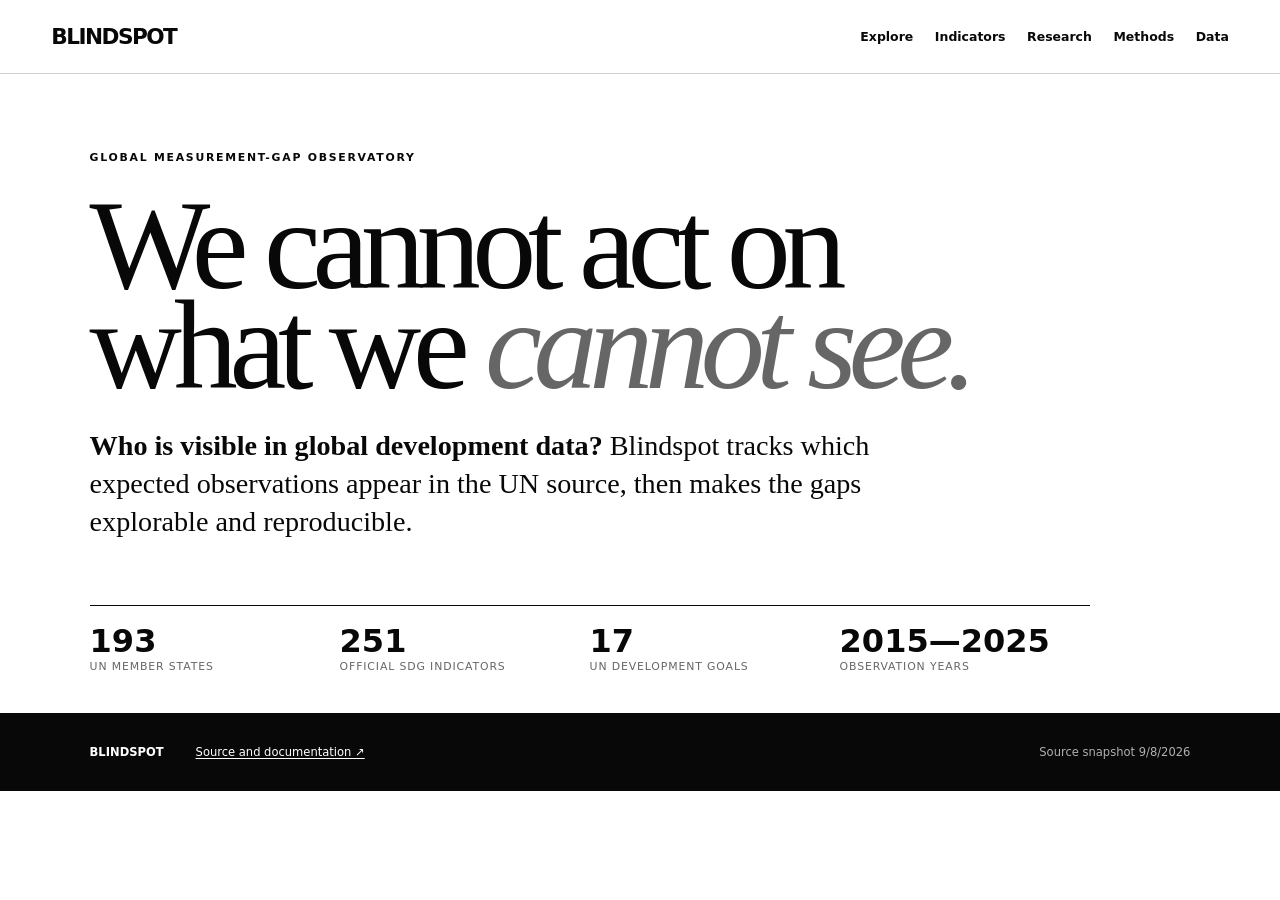
<file: site/index.html>
<!doctype html>
<html lang="en">
<head>
  <meta charset="utf-8">
  <meta name="viewport" content="width=device-width, initial-scale=1">
  <meta name="description" content="Blindspot maps missing and late evidence in global development data.">
  <title>Blindspot — Global measurement-gap observatory</title>
  <link rel="stylesheet" href="styles.css">
</head>
<body data-page="overview">
  <a class="skip-link" href="#main">Skip to content</a>
  <header id="site-header" class="masthead"></header>
  <aside id="status-banner" class="status-banner" hidden></aside>
  <main id="main">
    <section class="hero overview-hero">
      <div class="eyebrow">Global measurement-gap observatory</div>
      <h1>We cannot act on<br>what we <em>cannot see.</em></h1>
      <p class="lede"><strong>Who is visible in global development data?</strong> Blindspot tracks which expected observations appear in the UN source, then makes the gaps explorable and reproducible.</p>
      <div class="hero-meta">
        <div><strong data-count="countries">—</strong><span>UN member states</span></div>
        <div><strong data-count="indicators">—</strong><span>official SDG indicators</span></div>
        <div><strong data-count="goals">—</strong><span>UN development goals</span></div>
        <div><strong data-observation-window>—</strong><span>observation years</span></div>
      </div>
    </section>
  </main>
  <footer id="site-footer"></footer>
  <script src="shell.js" defer></script>
</body>
</html>
</file>
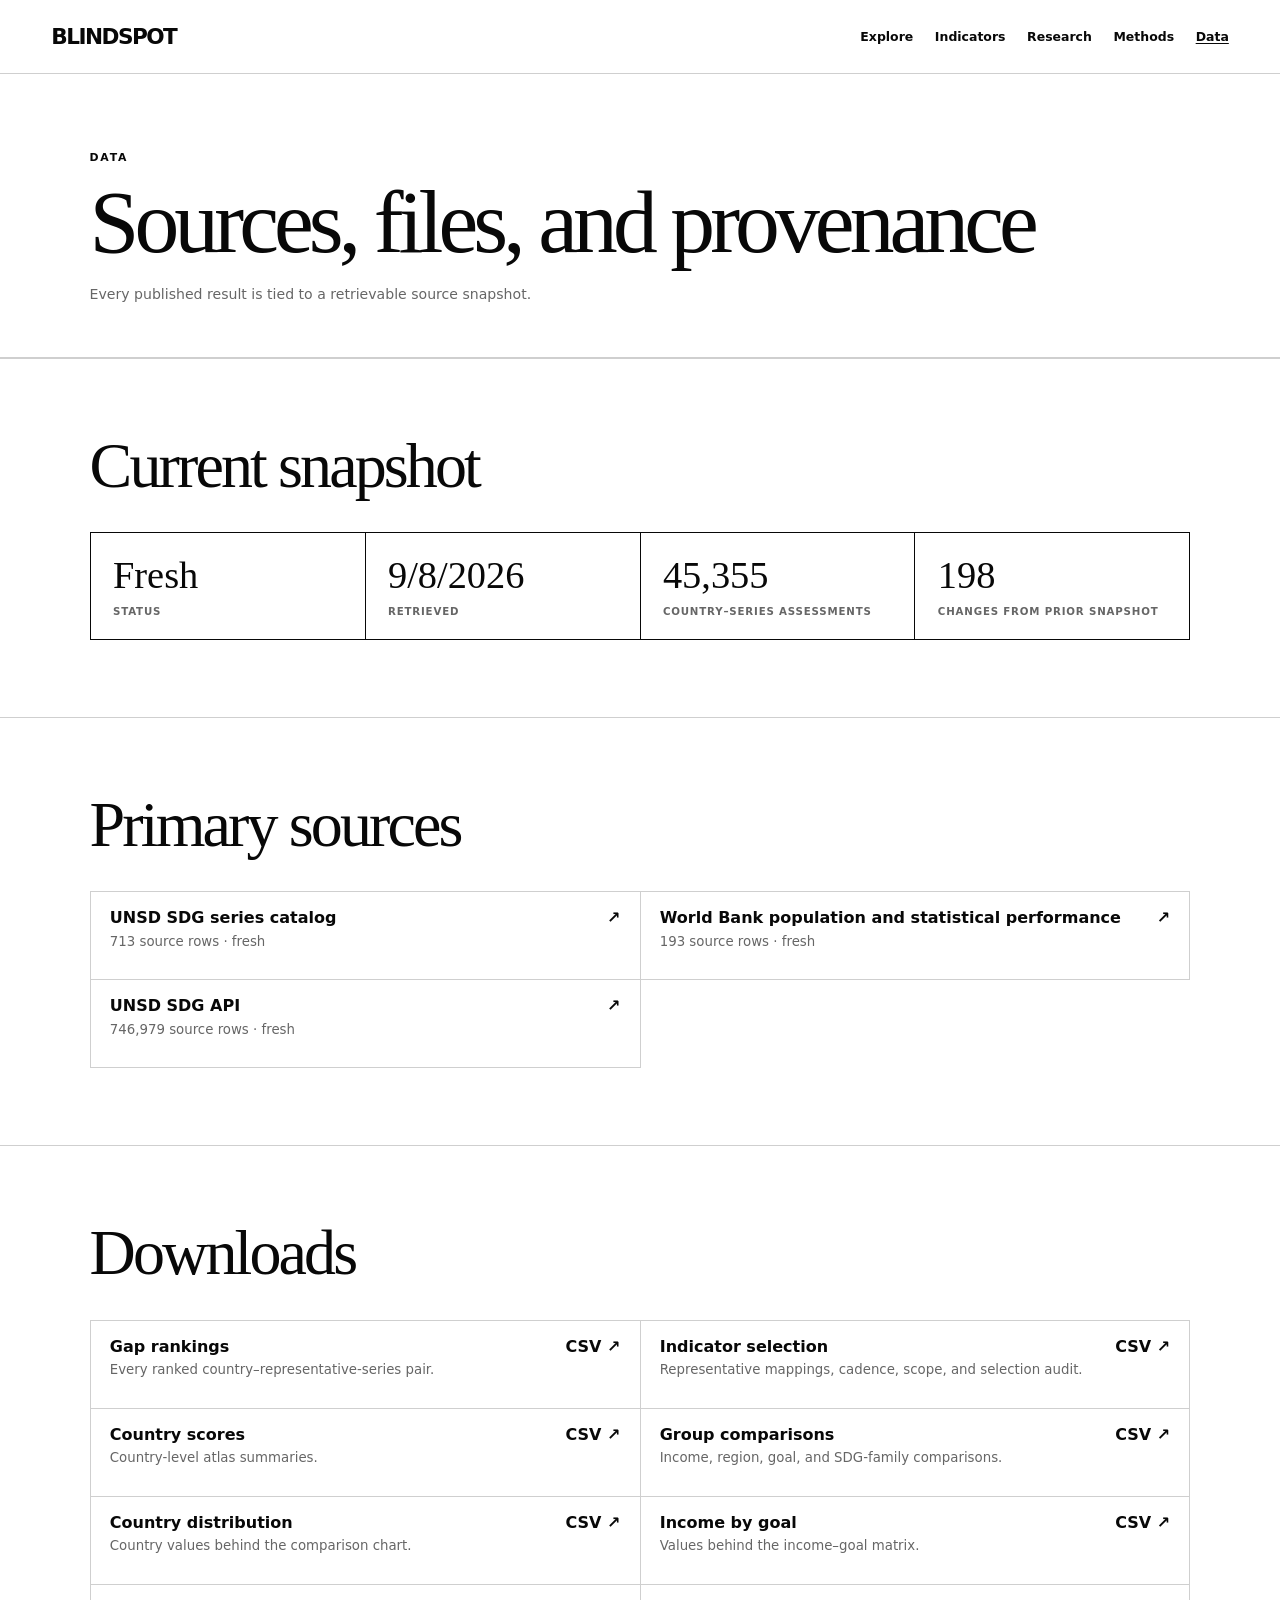
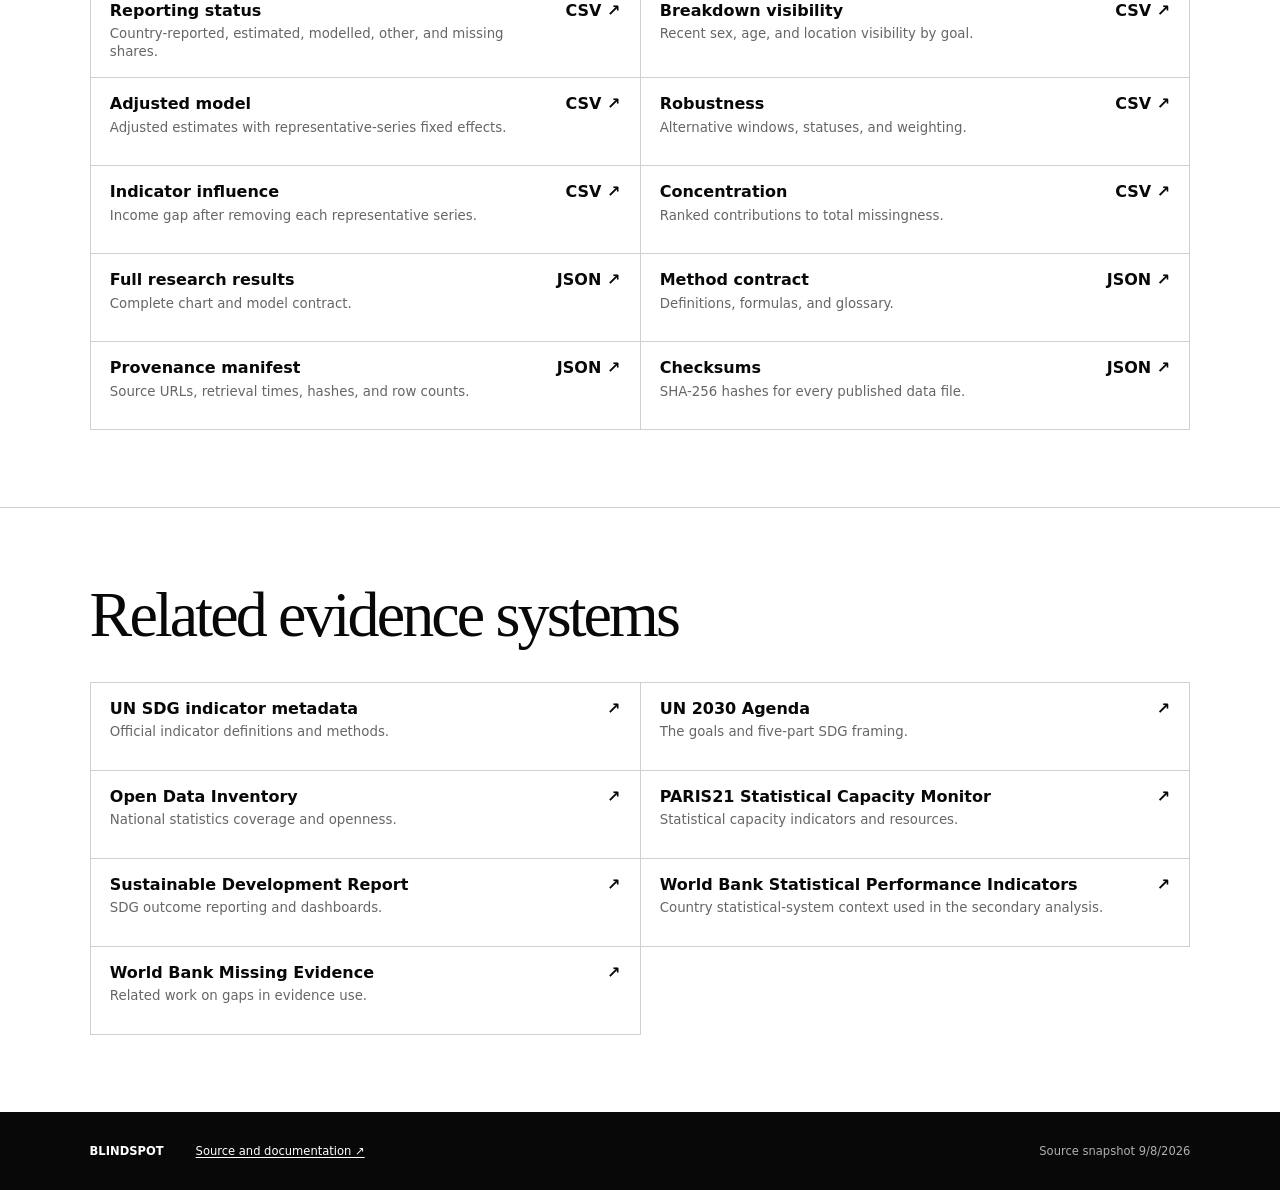
<file: site/data/index.html>
<!doctype html>
<html lang="en">
<head>
  <meta charset="utf-8">
  <meta name="viewport" content="width=device-width, initial-scale=1">
  <meta name="description" content="Blindspot data sources, downloads, provenance, and checksums.">
  <title>Data — Blindspot</title>
  <base href="../">
  <link rel="stylesheet" href="styles.css">
</head>
<body data-page="data">
  <a class="skip-link" href="#main">Skip to content</a>
  <header id="site-header" class="masthead"></header>
  <aside id="status-banner" class="status-banner" hidden></aside>
  <main id="main">
    <section class="page-hero"><div class="eyebrow">Data</div><h1>Sources, files, and provenance</h1><p>Every published result is tied to a retrievable source snapshot.</p></section>
    <section class="panel snapshot-panel"><div class="section-heading"><div><h2>Current snapshot</h2></div></div><div id="snapshot-grid" class="snapshot-grid"></div></section>
    <section class="panel source-panel"><div class="section-heading"><div><h2>Primary sources</h2></div></div><div id="primary-sources" class="link-list"></div></section>
    <section class="panel download-panel"><div class="section-heading"><div><h2>Downloads</h2></div></div><div id="download-list" class="link-list"></div></section>
    <section class="panel reference-panel"><div class="section-heading"><div><h2>Related evidence systems</h2></div></div><div id="reference-list" class="link-list"></div></section>
  </main>
  <footer id="site-footer"></footer>
  <script src="shell.js" defer></script><script src="data.js" defer></script>
</body>
</html>
</file>
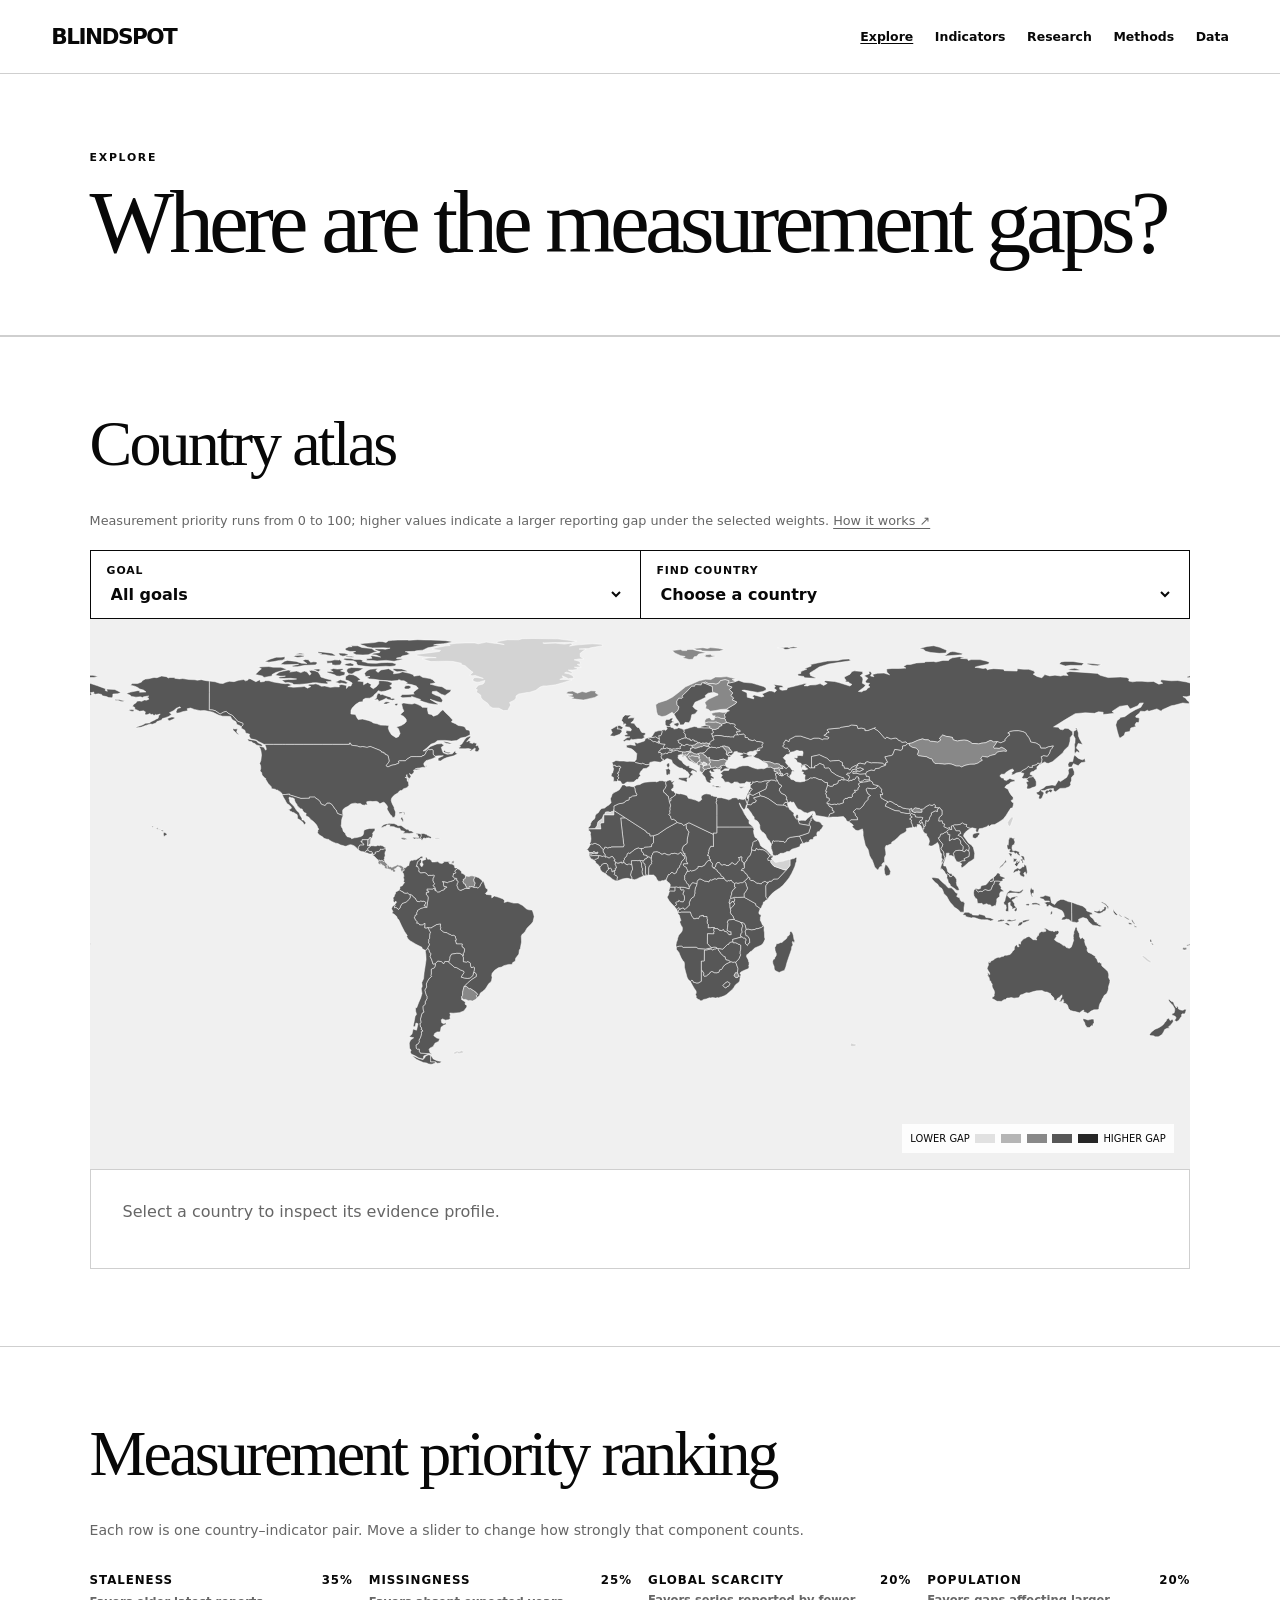
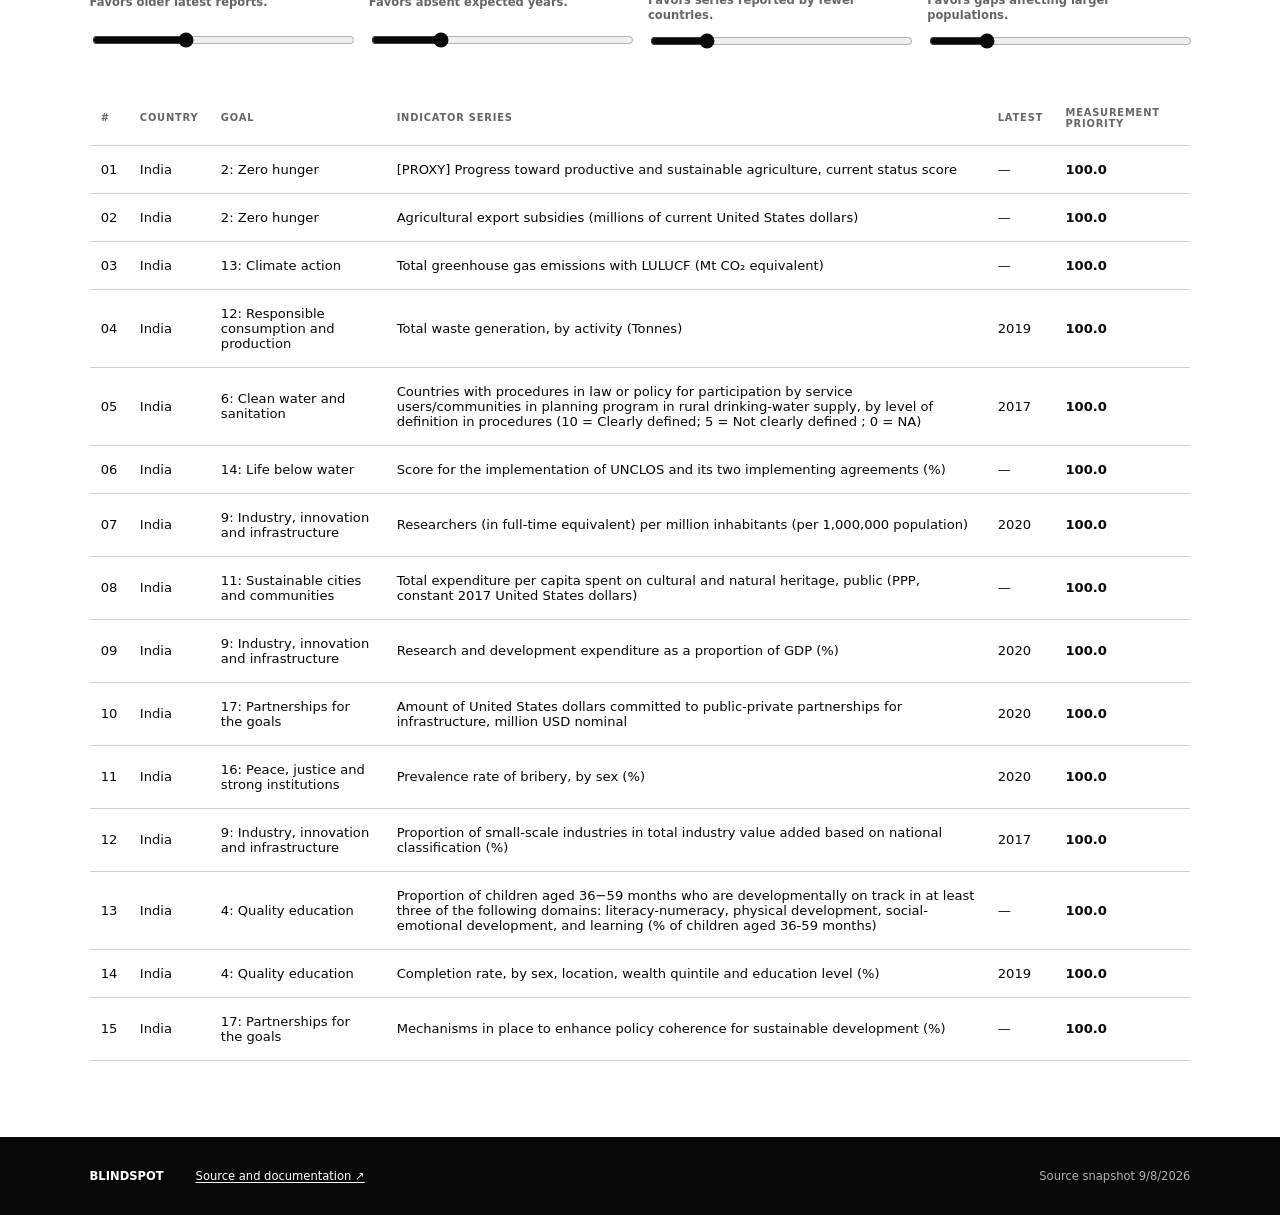
<file: site/explore/index.html>
<!doctype html>
<html lang="en">
<head>
  <meta charset="utf-8">
  <meta name="viewport" content="width=device-width, initial-scale=1">
  <meta name="description" content="Explore country and indicator measurement gaps in Blindspot.">
  <title>Explore — Blindspot</title>
  <base href="../">
  <link rel="stylesheet" href="styles.css">
</head>
<body data-page="explore">
  <a class="skip-link" href="#main">Skip to content</a>
  <header id="site-header" class="masthead"></header>
  <aside id="status-banner" class="status-banner" hidden></aside>
  <main id="main">
    <section class="page-hero"><div class="eyebrow">Explore</div><h1>Where are the measurement gaps?</h1></section>
    <section id="atlas" class="panel atlas-panel">
      <div class="section-heading"><div><h2>Country atlas</h2></div></div>
      <p class="metric-intro">Measurement priority runs from 0 to 100; higher values indicate a larger reporting gap under the selected weights. <a href="methods/#measurement-priority">How it works ↗</a></p>
      <div class="controls" aria-label="Atlas filters">
        <label>Goal<select id="goal-select"><option value="all">All goals</option></select></label>
        <label>Find country<select id="country-select"><option value="">Choose a country</option></select></label>
      </div>
      <div class="map-wrap">
        <svg id="world-map" role="img" aria-label="World map colored by measurement priority" viewBox="0 0 1000 500"></svg>
        <div id="tooltip" class="tooltip" role="status" hidden></div>
        <div class="legend"><span>Lower gap</span><i></i><i></i><i></i><i></i><i></i><span>Higher gap</span></div>
      </div>
      <div id="country-profile" class="country-profile" aria-live="polite"><div class="empty-state">Select a country to inspect its evidence profile.</div></div>
    </section>
    <section id="ranking" class="panel priority-panel">
      <div class="section-heading"><div><h2>Measurement priority ranking</h2></div></div>
      <p class="priority-summary">Each row is one country–indicator pair. Move a slider to change how strongly that component counts.</p>
      <div class="weight-grid">
        <label>Staleness <output id="out-staleness">35%</output><span class="control-help">Favors older latest reports.</span><input id="weight-staleness" type="range" min="0" max="100" value="35"></label>
        <label>Missingness <output id="out-completeness_deficit">25%</output><span class="control-help">Favors absent expected years.</span><input id="weight-completeness_deficit" type="range" min="0" max="100" value="25"></label>
        <label>Global scarcity <output id="out-global_scarcity">20%</output><span class="control-help">Favors series reported by fewer countries.</span><input id="weight-global_scarcity" type="range" min="0" max="100" value="20"></label>
        <label>Population <output id="out-population_percentile">20%</output><span class="control-help">Favors gaps affecting larger populations.</span><input id="weight-population_percentile" type="range" min="0" max="100" value="20"></label>
      </div>
      <div class="table-wrap"><table><thead><tr><th>#</th><th>Country</th><th>Goal</th><th>Indicator series</th><th>Latest</th><th>Measurement priority</th></tr></thead><tbody id="ranking-body"></tbody></table></div>
    </section>
  </main>
  <footer id="site-footer"></footer>
  <script src="shell.js" defer></script><script src="geo.js" defer></script><script src="explore.js" defer></script>
</body>
</html>
</file>
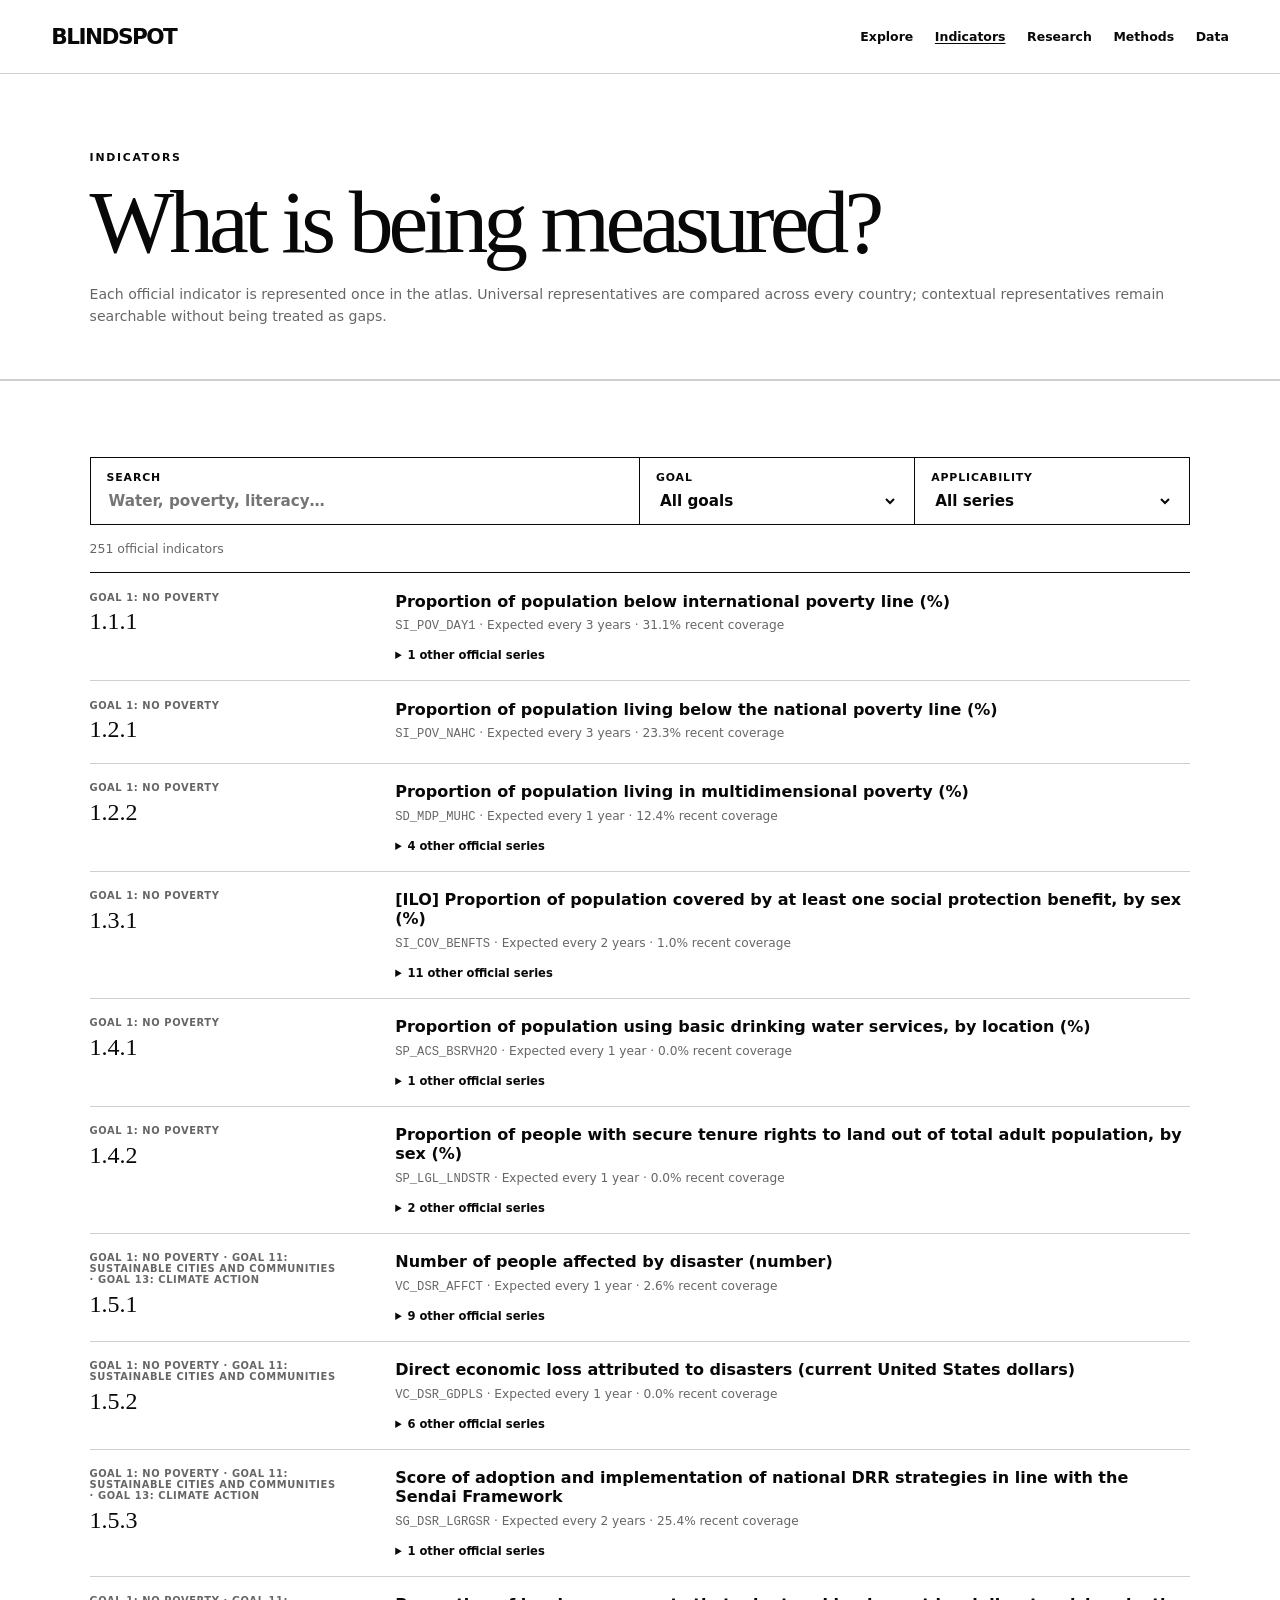
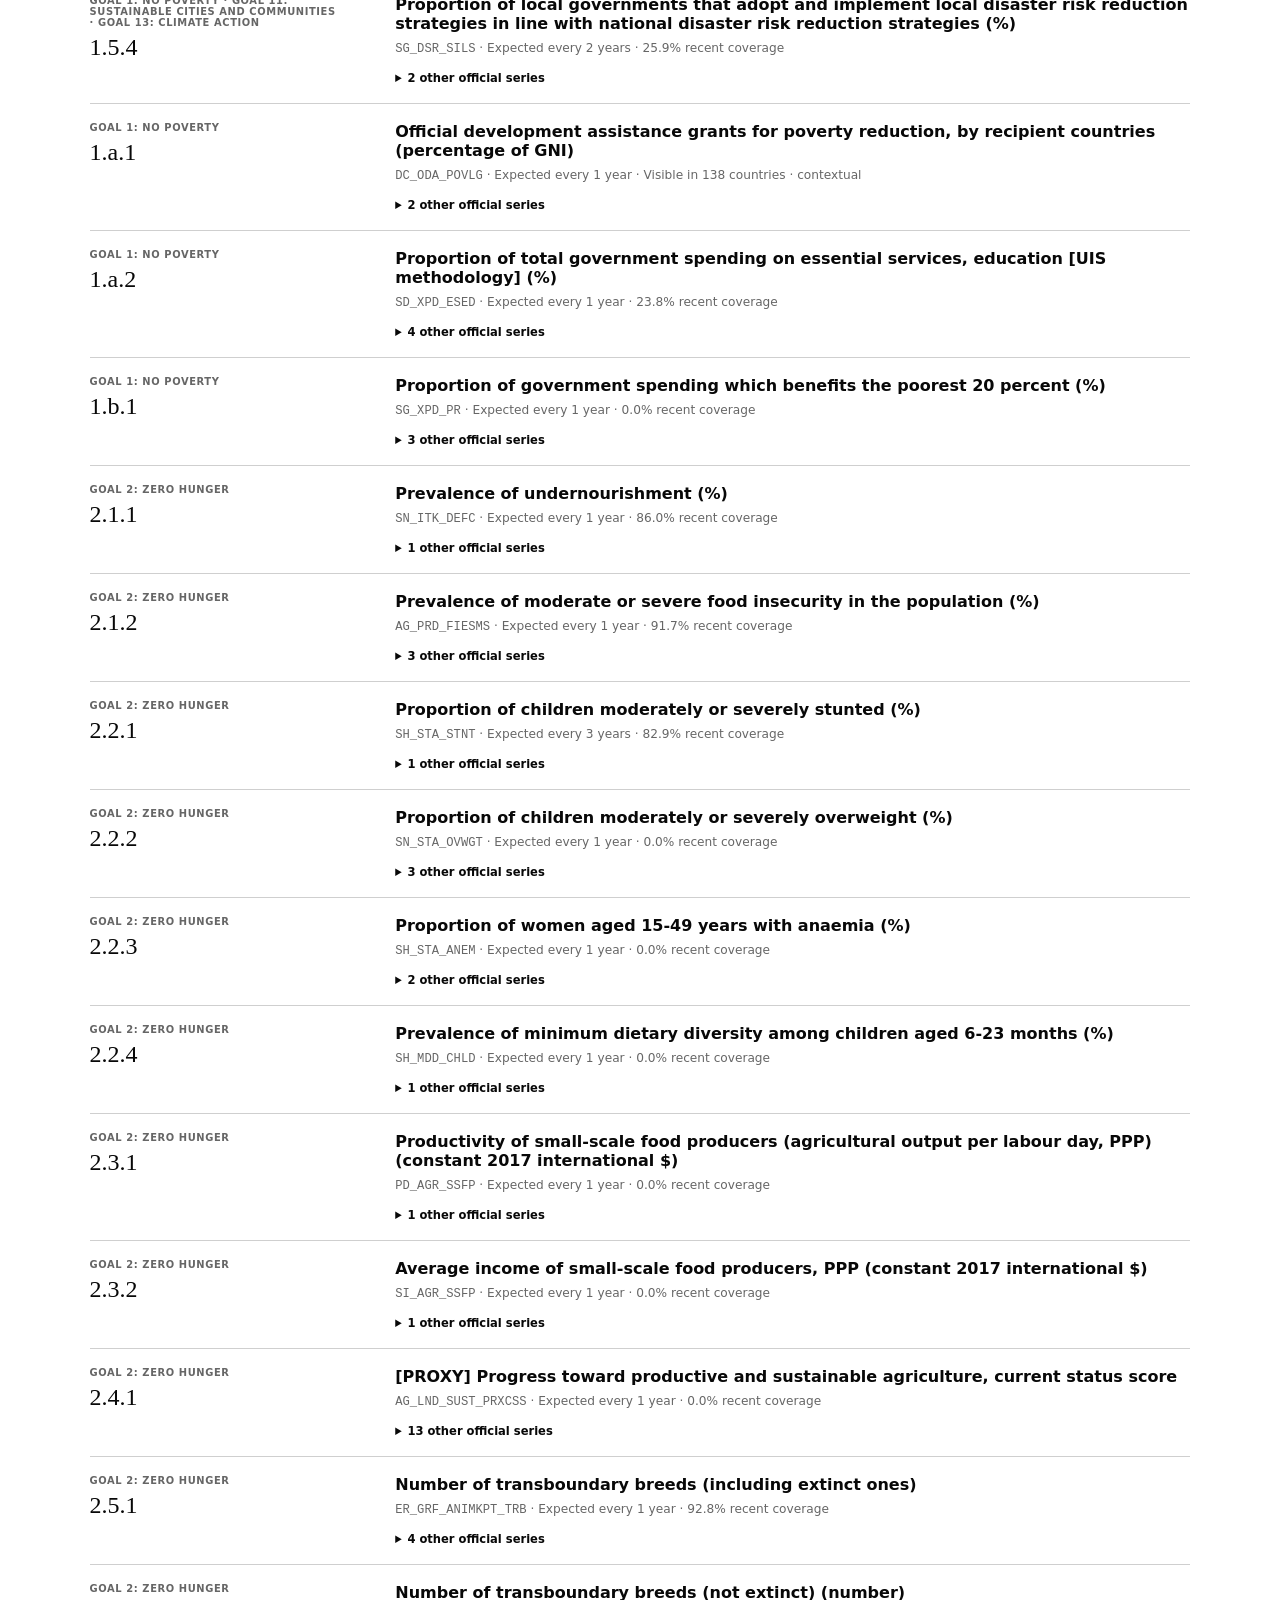
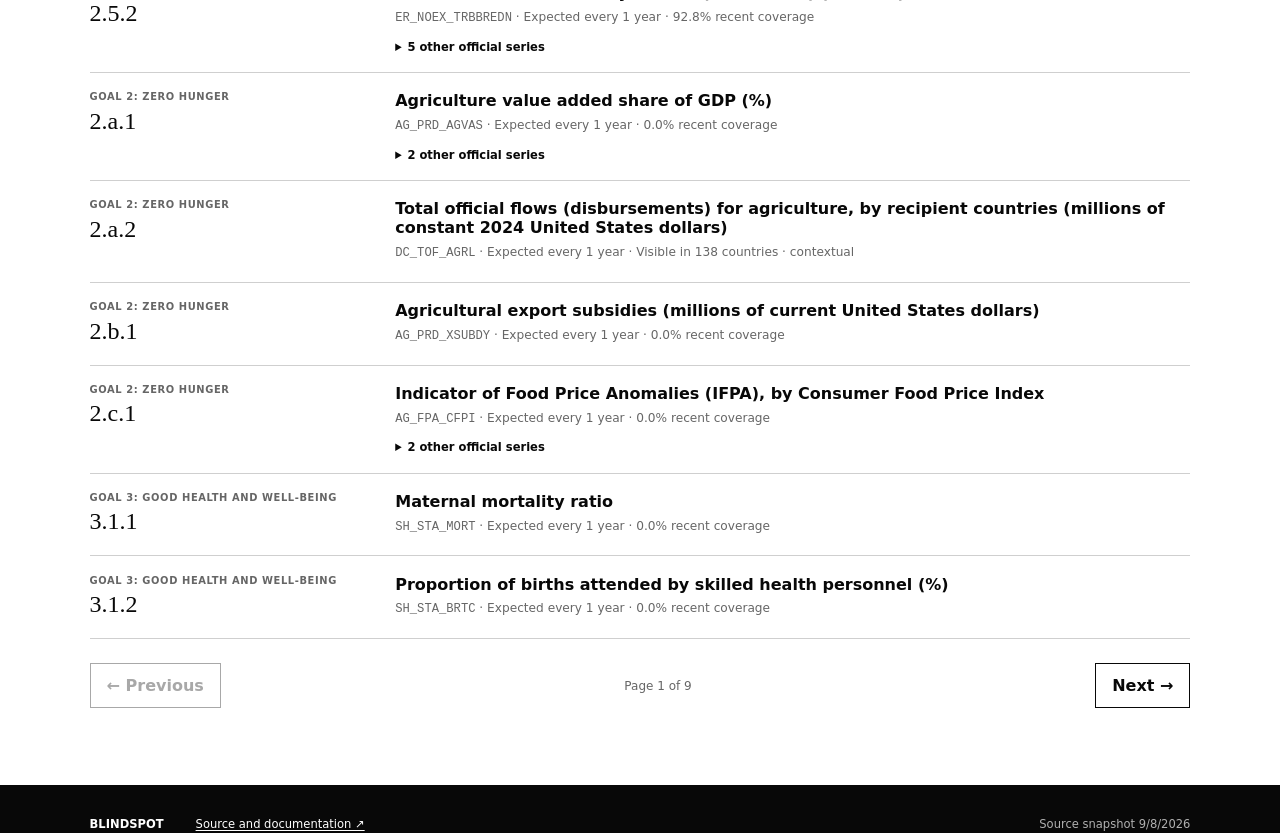
<file: site/indicators/index.html>
<!doctype html>
<html lang="en">
<head>
  <meta charset="utf-8">
  <meta name="viewport" content="width=device-width, initial-scale=1">
  <meta name="description" content="Search Blindspot's official SDG indicators and representative series.">
  <title>Indicators — Blindspot</title>
  <base href="../">
  <link rel="stylesheet" href="styles.css">
</head>
<body data-page="indicators">
  <a class="skip-link" href="#main">Skip to content</a>
  <header id="site-header" class="masthead"></header>
  <aside id="status-banner" class="status-banner" hidden></aside>
  <main id="main">
    <section class="page-hero"><div class="eyebrow">Indicators</div><h1>What is being measured?</h1><p>Each official indicator is represented once in the atlas. Universal representatives are compared across every country; contextual representatives remain searchable without being treated as gaps.</p></section>
    <section class="panel catalogue-panel">
      <div class="catalogue-controls">
        <label>Search<input id="series-search" type="search" placeholder="Water, poverty, literacy…"></label>
        <label>Goal<select id="series-goal"><option value="all">All goals</option></select></label>
        <label>Applicability<select id="series-scope"><option value="all">All series</option><option value="universal">Universal</option><option value="conditional">Contextual</option></select></label>
      </div>
      <p id="series-count" class="result-count" aria-live="polite"></p>
      <div id="series-grid" class="indicator-list"></div>
      <nav class="pagination" aria-label="Indicator pages"><button id="series-prev" type="button">← Previous</button><span id="series-page"></span><button id="series-next" type="button">Next →</button></nav>
    </section>
  </main>
  <footer id="site-footer"></footer>
  <script src="shell.js" defer></script><script src="indicators.js" defer></script>
</body>
</html>
</file>
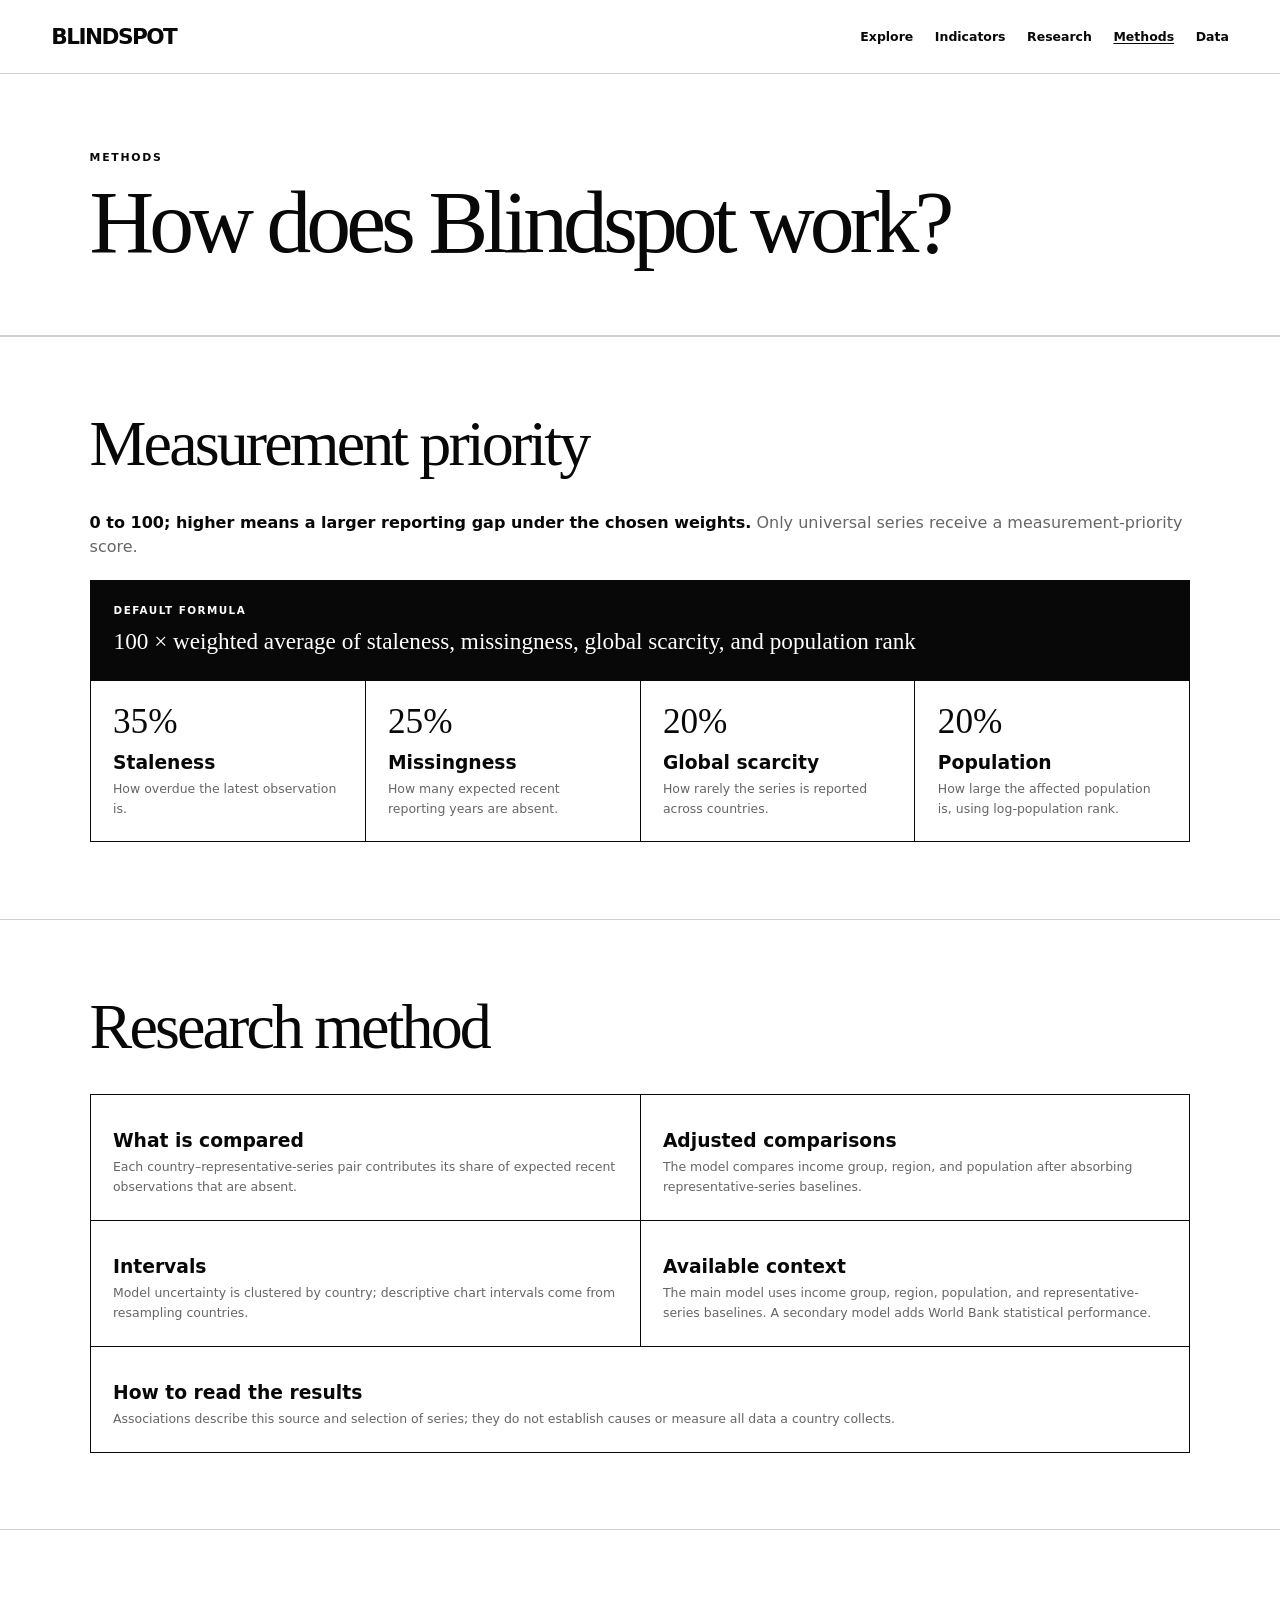
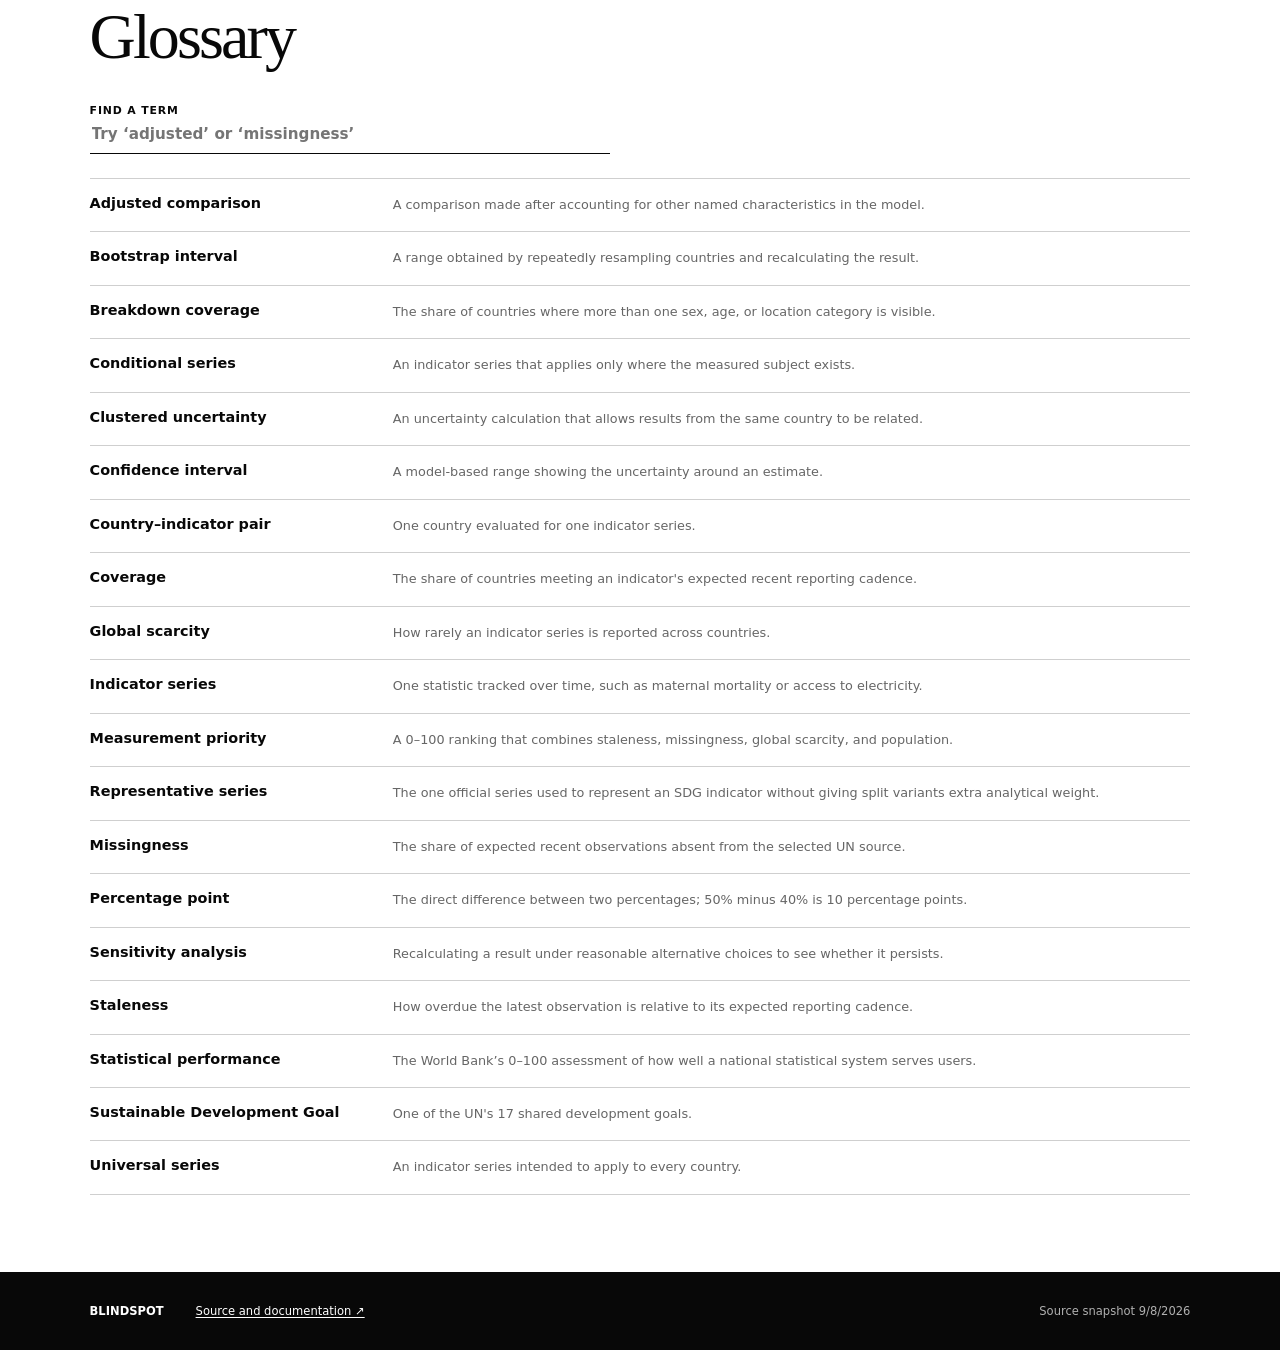
<file: site/methods/index.html>
<!doctype html>
<html lang="en">
<head>
  <meta charset="utf-8">
  <meta name="viewport" content="width=device-width, initial-scale=1">
  <meta name="description" content="Blindspot definitions, formulas, research methods, and glossary.">
  <title>Methods — Blindspot</title>
  <base href="../">
  <link rel="stylesheet" href="styles.css">
</head>
<body data-page="methods">
  <a class="skip-link" href="#main">Skip to content</a>
  <header id="site-header" class="masthead"></header>
  <aside id="status-banner" class="status-banner" hidden></aside>
  <main id="main">
    <section class="page-hero"><div class="eyebrow">Methods</div><h1>How does Blindspot work?</h1></section>
    <section id="measurement-priority" class="panel method-panel"><div class="section-heading"><div><h2>Measurement priority</h2></div></div><div id="priority-method"></div></section>
    <section id="research-method" class="panel method-panel"><div class="section-heading"><div><h2>Research method</h2></div></div><div id="research-method-grid" class="method-grid"></div></section>
    <section id="glossary" class="panel glossary-panel"><div class="section-heading"><div><h2>Glossary</h2></div></div><label class="glossary-search">Find a term<input id="glossary-search" type="search" placeholder="Try ‘adjusted’ or ‘missingness’"></label><div id="glossary-list" class="glossary-list"></div></section>
  </main>
  <footer id="site-footer"></footer>
  <script src="shell.js" defer></script><script src="methods.js" defer></script>
</body>
</html>
</file>
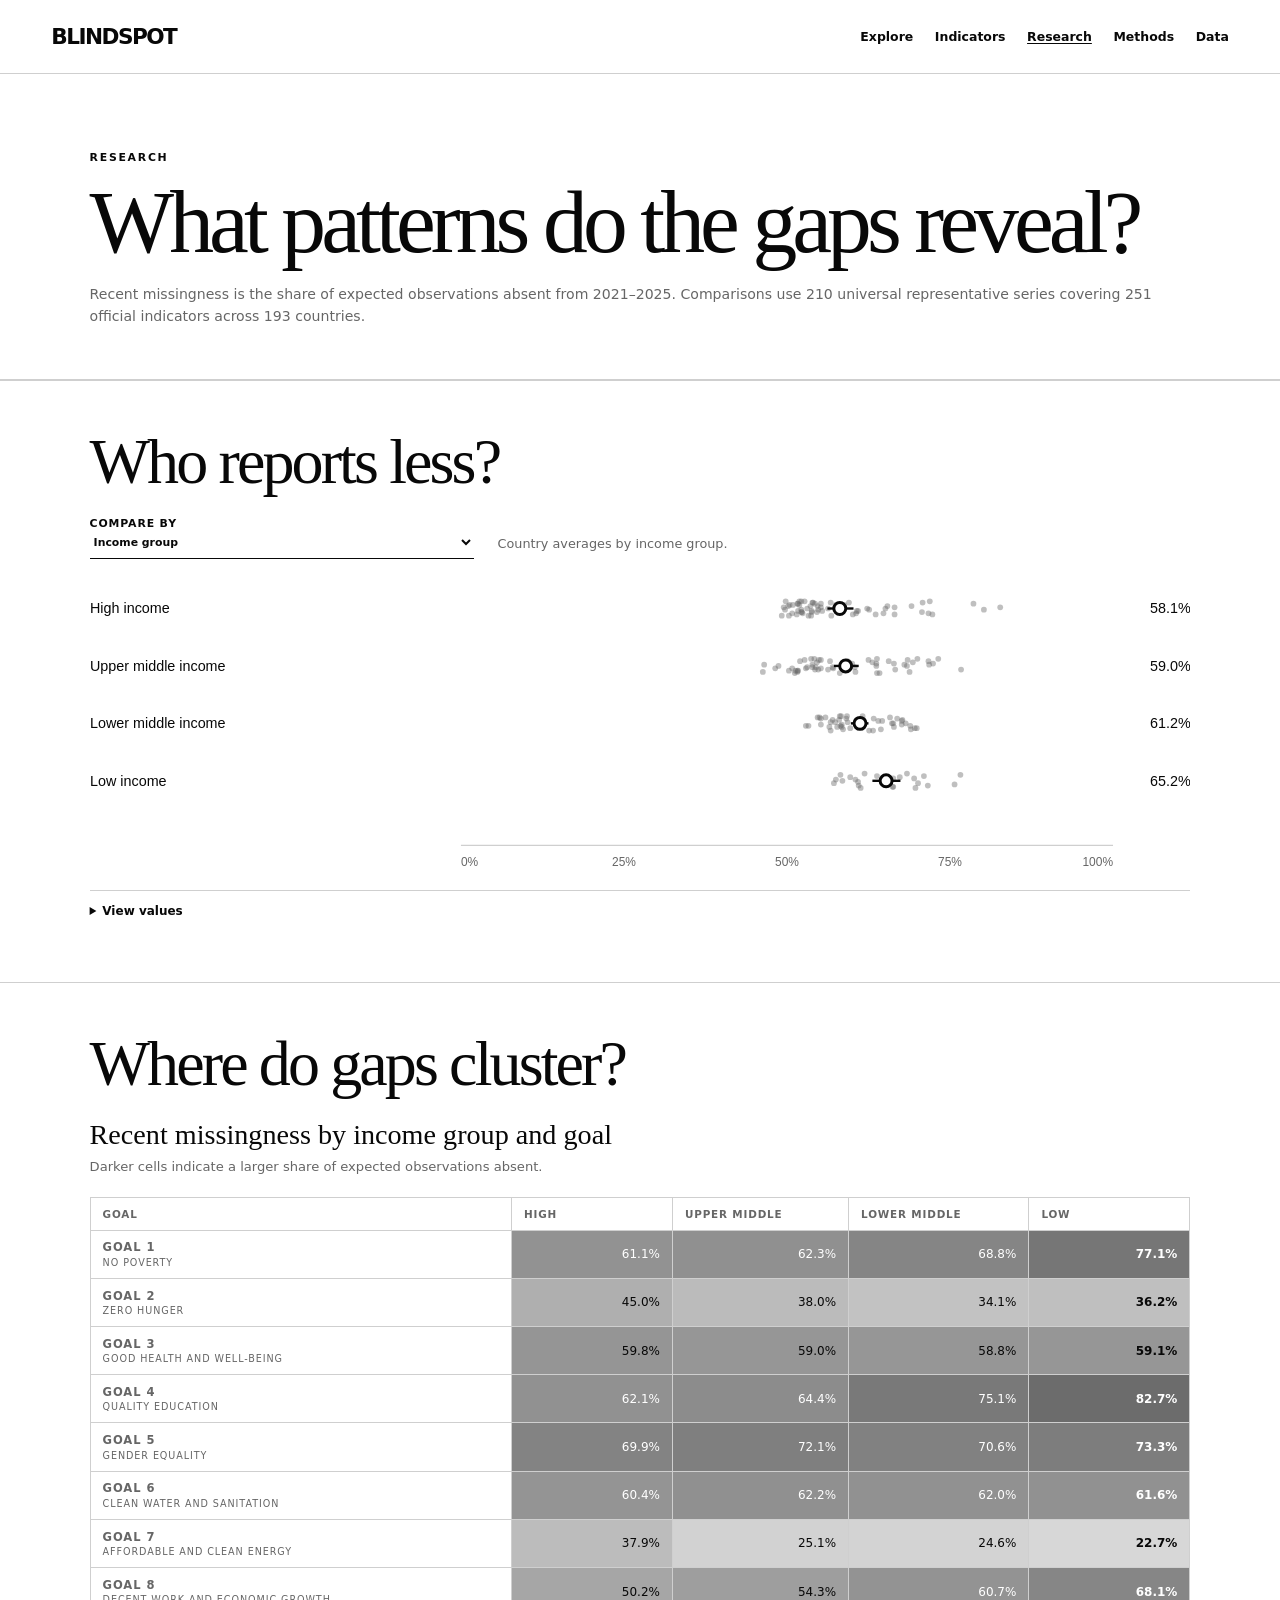
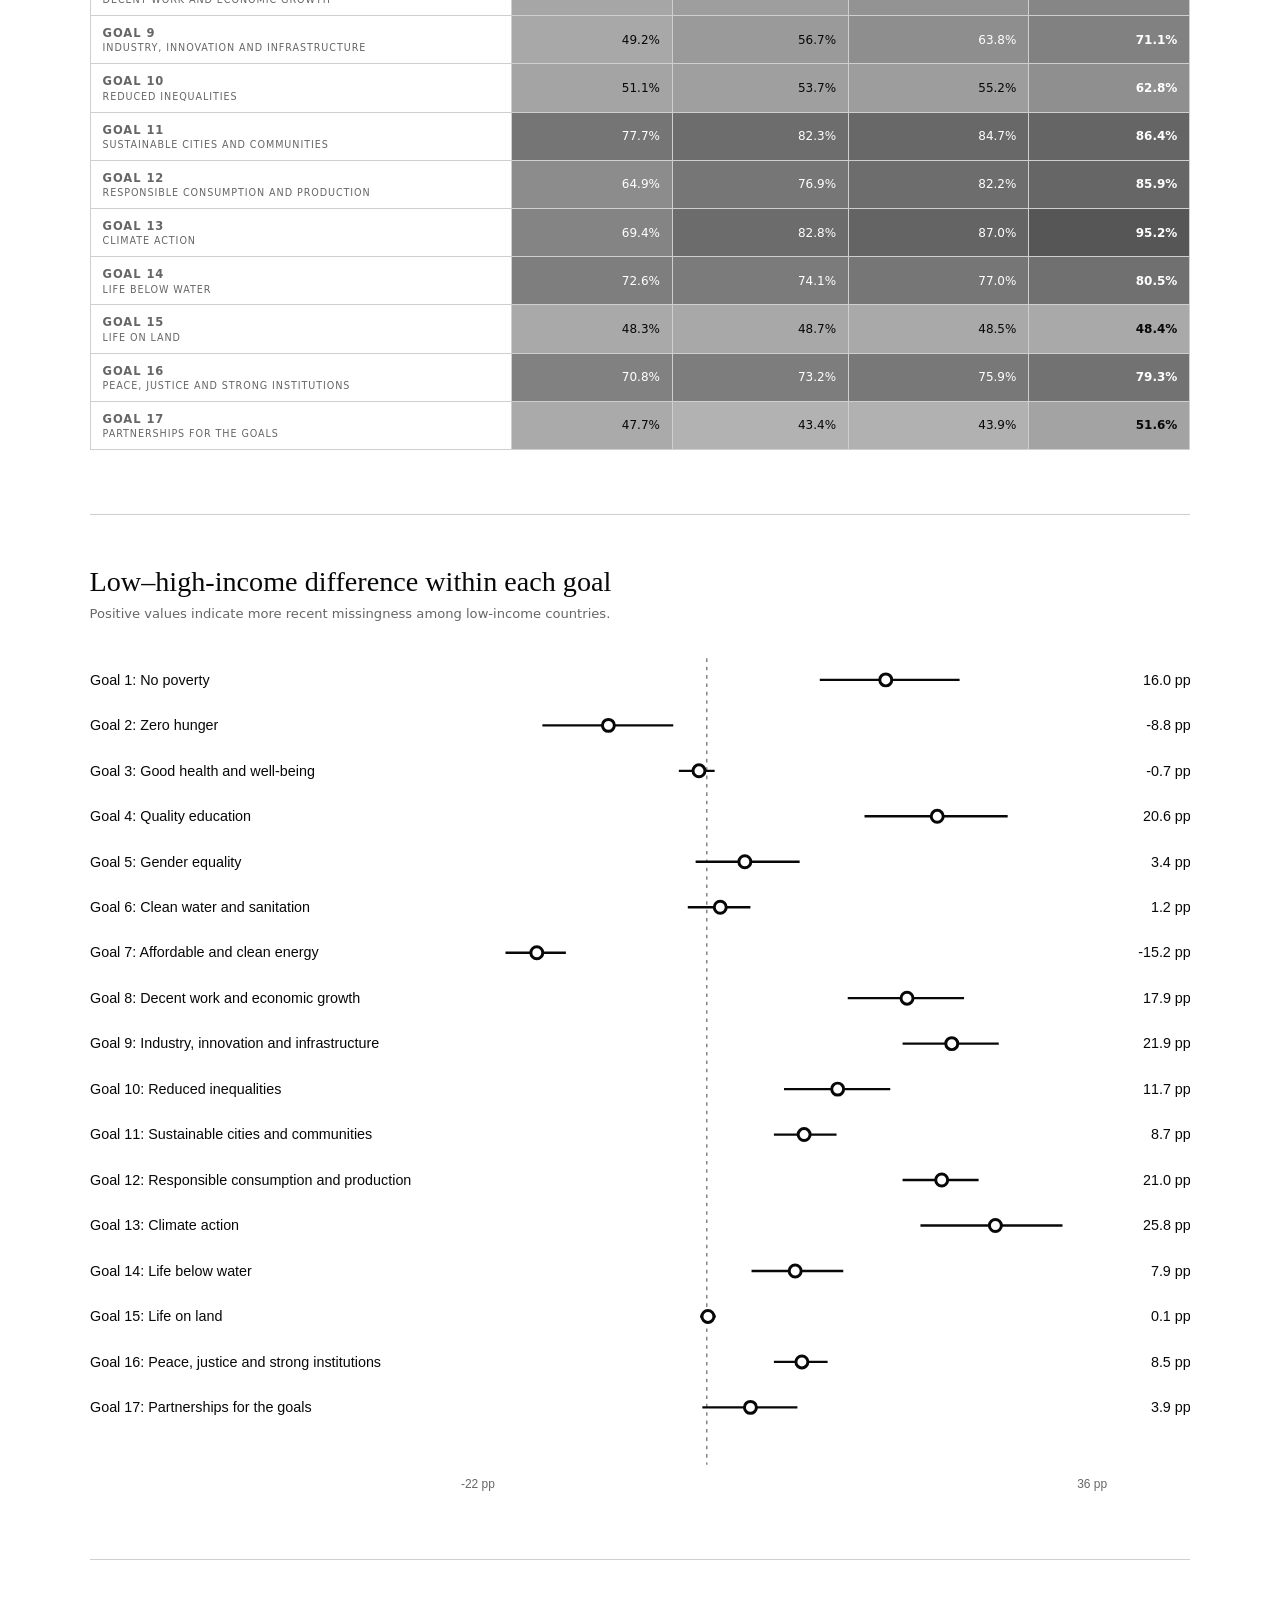
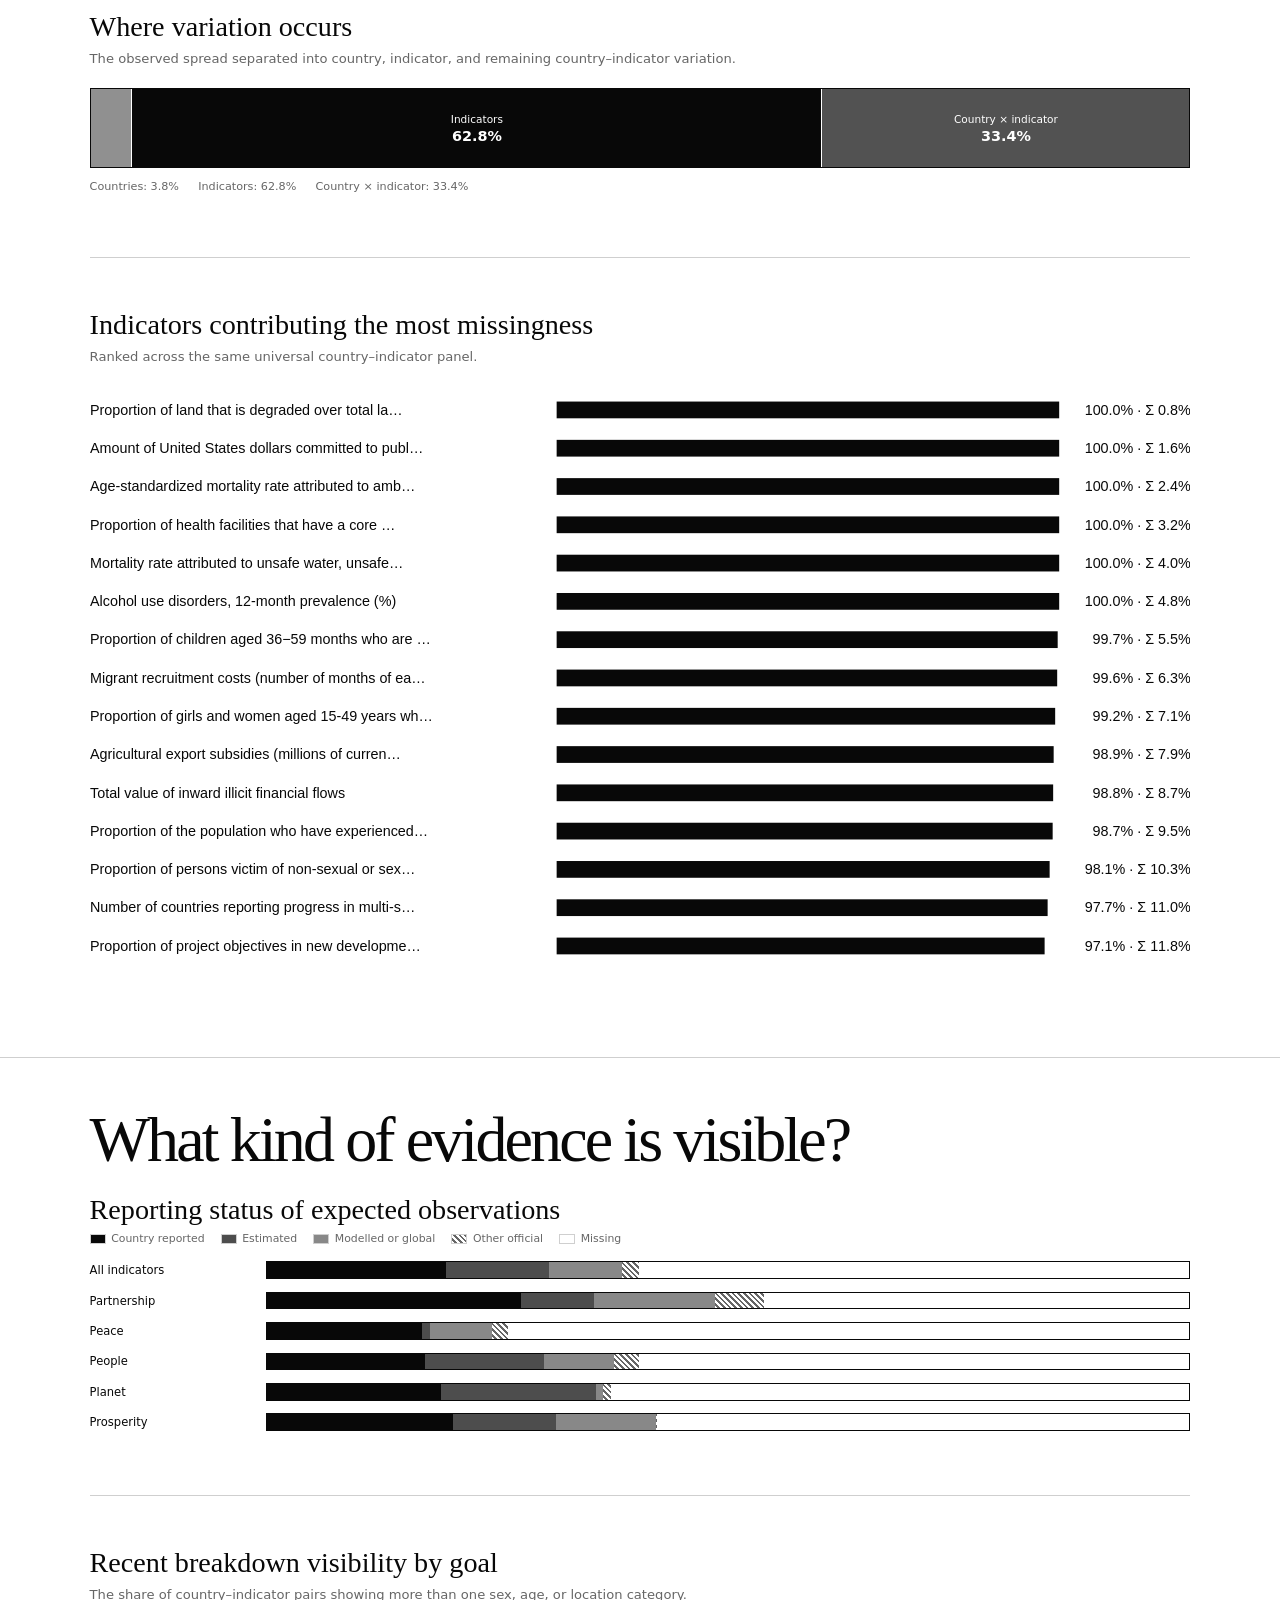
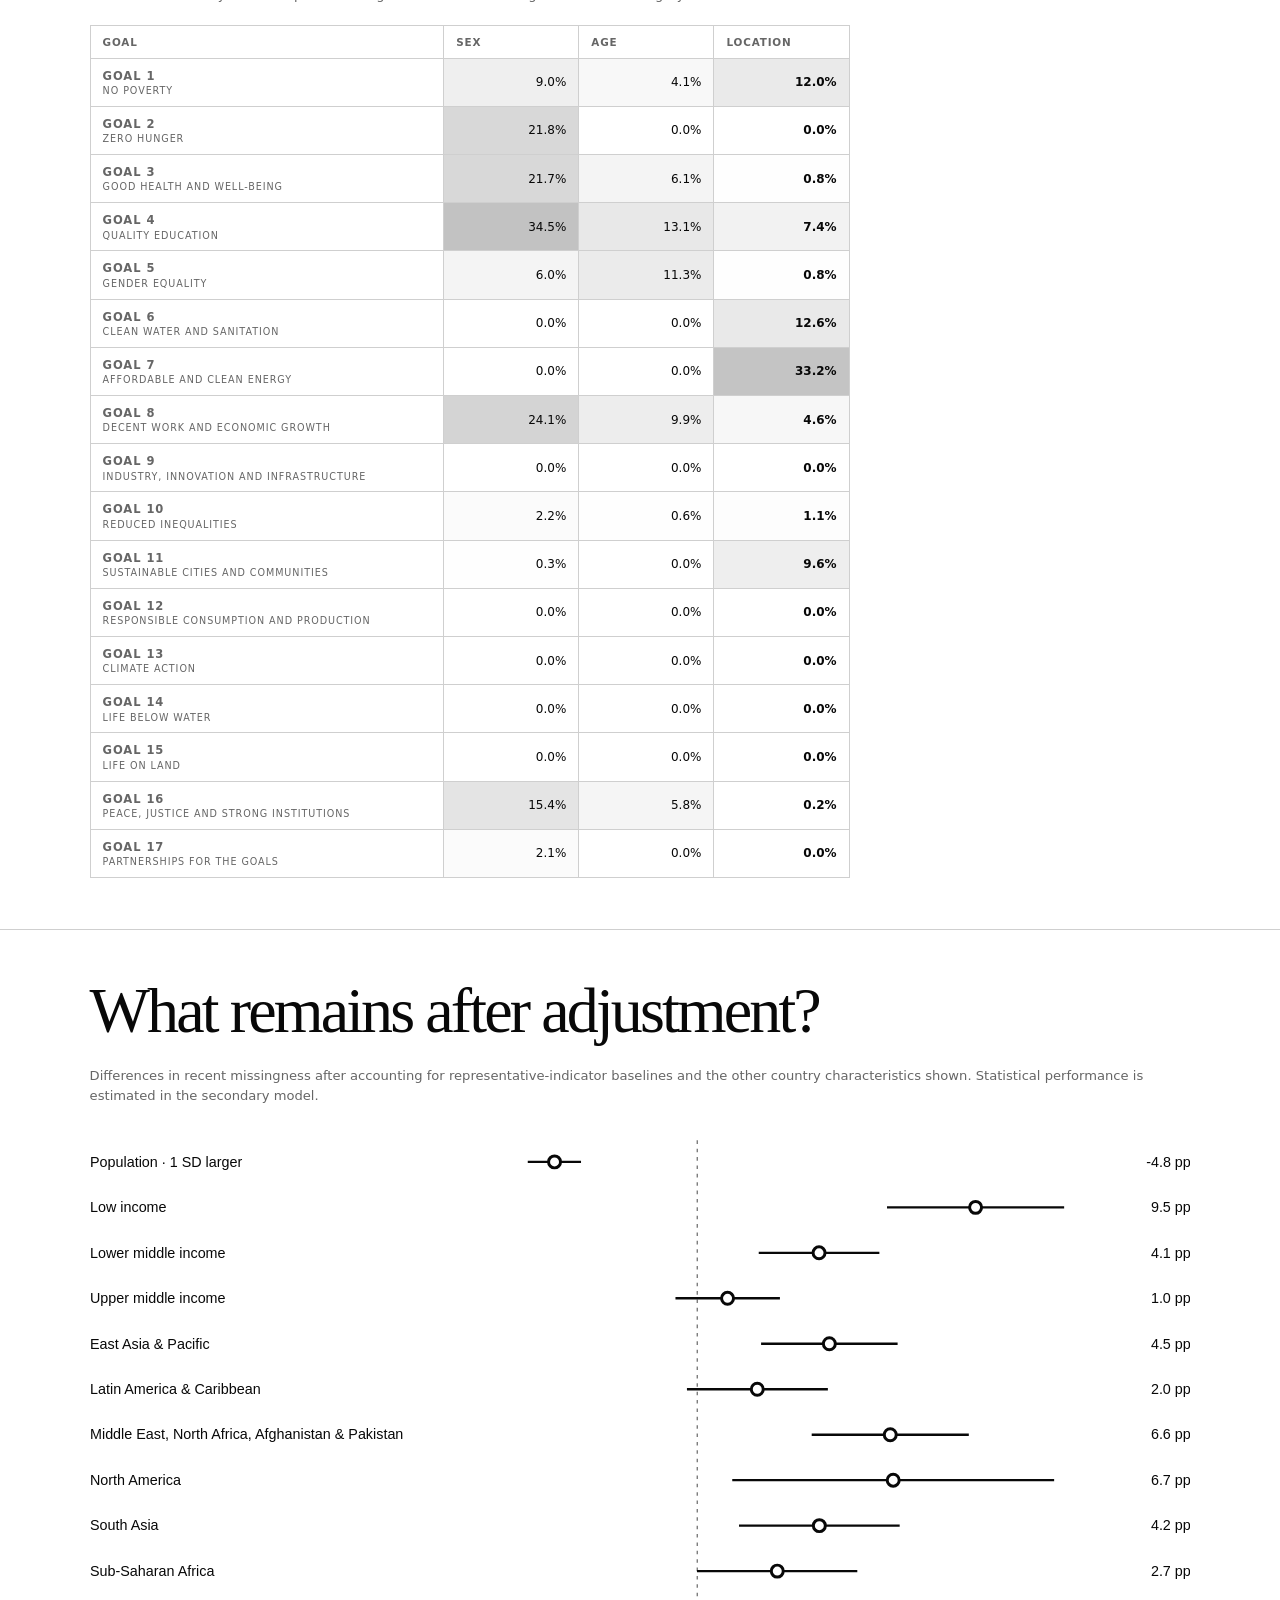
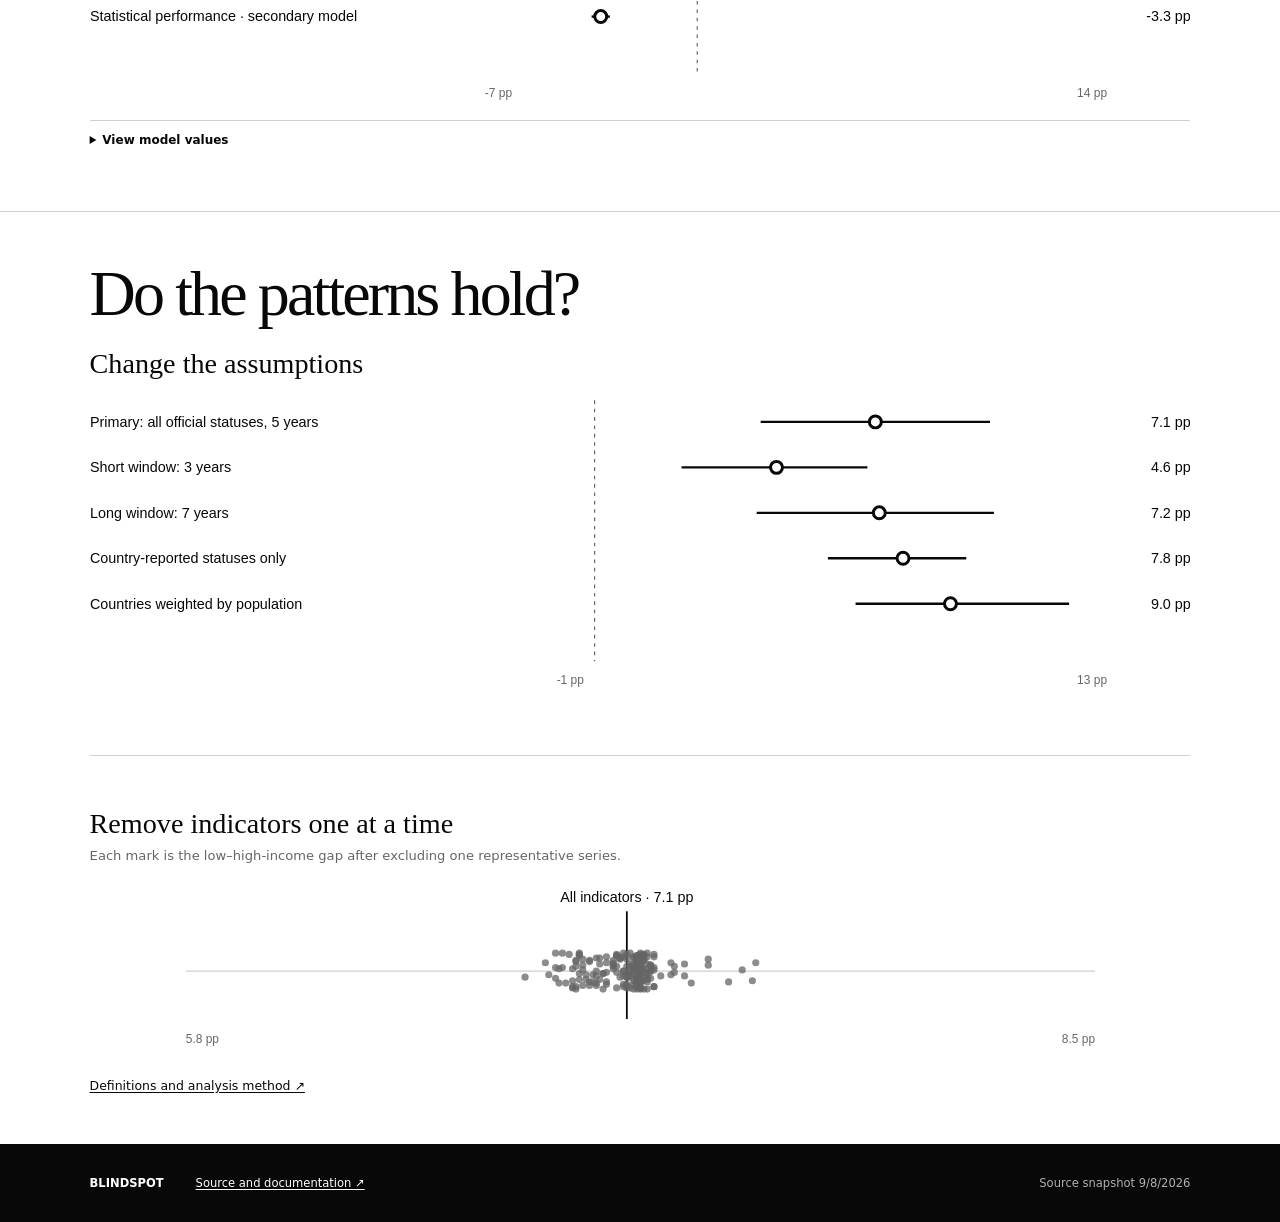
<file: site/research/index.html>
<!doctype html>
<html lang="en">
<head>
  <meta charset="utf-8">
  <meta name="viewport" content="width=device-width, initial-scale=1">
  <meta name="description" content="Research findings about missing global development evidence.">
  <title>Research — Blindspot</title>
  <base href="../">
  <link rel="stylesheet" href="styles.css">
</head>
<body data-page="research">
  <a class="skip-link" href="#main">Skip to content</a>
  <header id="site-header" class="masthead"></header>
  <aside id="status-banner" class="status-banner" hidden></aside>
  <main id="main">
    <section class="page-hero">
      <div class="eyebrow">Research</div>
      <h1>What patterns do the gaps reveal?</h1>
      <p id="research-scope">Loading the analysis…</p>
    </section>

    <section class="panel research-viz">
      <div class="section-heading"><div><h2>Who reports less?</h2></div></div>
      <div class="chart-controls">
        <label>Compare by
          <select id="comparison-dimension">
            <option value="income">Income group</option>
            <option value="region">Region</option>
            <option value="goal">Goal</option>
            <option value="family">SDG family</option>
          </select>
        </label>
        <p id="comparison-note"></p>
      </div>
      <div id="comparison-chart" class="chart-frame"></div>
      <details class="chart-data"><summary>View values</summary><div id="comparison-table" class="table-wrap"></div></details>
    </section>

    <section class="panel research-viz">
      <div class="section-heading"><div><h2>Where do gaps cluster?</h2></div></div>
      <div class="viz-stack">
        <article>
          <h3>Recent missingness by income group and goal</h3>
          <p>Darker cells indicate a larger share of expected observations absent.</p>
          <div id="goal-income-heatmap" class="matrix-wrap"></div>
        </article>
        <article>
          <h3>Low–high-income difference within each goal</h3>
          <p>Positive values indicate more recent missingness among low-income countries.</p>
          <div id="goal-effects-chart" class="chart-frame"></div>
        </article>
        <article>
          <h3>Where variation occurs</h3>
          <p>The observed spread separated into country, indicator, and remaining country–indicator variation.</p>
          <div id="variance-chart" class="decomposition-chart"></div>
        </article>
        <article>
          <h3>Indicators contributing the most missingness</h3>
          <p>Ranked across the same universal country–indicator panel.</p>
          <div id="concentration-chart" class="chart-frame"></div>
        </article>
      </div>
    </section>

    <section class="panel research-viz">
      <div class="section-heading"><div><h2>What kind of evidence is visible?</h2></div></div>
      <div class="viz-stack">
        <article>
          <h3>Reporting status of expected observations</h3>
          <div id="status-legend" class="chart-legend"></div>
          <div id="status-chart" class="stack-chart"></div>
        </article>
        <article>
          <h3>Recent breakdown visibility by goal</h3>
          <p>The share of country–indicator pairs showing more than one sex, age, or location category.</p>
          <div id="breakdown-matrix" class="matrix-wrap"></div>
        </article>
      </div>
    </section>

    <section class="panel research-viz">
      <div class="section-heading"><div><h2>What remains after adjustment?</h2></div></div>
      <p class="chart-intro">Differences in recent missingness after accounting for representative-indicator baselines and the other country characteristics shown. Statistical performance is estimated in the secondary model.</p>
      <div id="model-chart" class="chart-frame"></div>
      <details class="chart-data"><summary>View model values</summary><div id="model-table" class="table-wrap"></div></details>
    </section>

    <section class="panel research-viz">
      <div class="section-heading"><div><h2>Do the patterns hold?</h2></div></div>
      <div class="viz-stack">
        <article>
          <h3>Change the assumptions</h3>
          <div id="sensitivity-chart" class="chart-frame"></div>
        </article>
        <article>
          <h3>Remove indicators one at a time</h3>
          <p>Each mark is the low–high-income gap after excluding one representative series.</p>
          <div id="leave-one-chart" class="chart-frame"></div>
        </article>
      </div>
      <p class="method-link"><a href="methods/#research-method">Definitions and analysis method ↗</a></p>
    </section>
  </main>
  <footer id="site-footer"></footer>
  <script src="shell.js" defer></script><script src="research.js" defer></script>
</body>
</html>
</file>
<file: site/styles.css>
:root {
  --ink: #080808;
  --paper: #fff;
  --muted: #666;
  --line: #cfcfcf;
  --map: color-mix(in srgb, var(--ink) 6%, var(--paper));
  --map-missing: color-mix(in srgb, var(--ink) 18%, var(--paper));
  --map-1: color-mix(in srgb, var(--ink) 12%, var(--paper));
  --map-2: color-mix(in srgb, var(--ink) 30%, var(--paper));
  --map-3: color-mix(in srgb, var(--ink) 48%, var(--paper));
  --map-4: color-mix(in srgb, var(--ink) 68%, var(--paper));
  --map-5: color-mix(in srgb, var(--ink) 88%, var(--paper));
  font-family: Inter, ui-sans-serif, system-ui, -apple-system, BlinkMacSystemFont, "Segoe UI", sans-serif;
  color: var(--ink);
  background: var(--paper);
  font-synthesis: none;
}

* { box-sizing: border-box; }
html { scroll-behavior: smooth; }
body { margin: 0; background: var(--paper); }
a { color: inherit; text-underline-offset: .2em; }
.skip-link { position: absolute; left: -999px; }
.skip-link:focus { left: 1rem; top: 1rem; background: var(--paper); padding: .8rem; z-index: 20; }

.masthead {
  min-height: 74px;
  display: flex;
  align-items: center;
  padding: 0 clamp(1.2rem, 4vw, 4.5rem);
  border-bottom: 1px solid var(--line);
  gap: 2.5rem;
  position: sticky;
  top: 0;
  background: color-mix(in srgb, var(--paper) 94%, transparent);
  backdrop-filter: blur(12px);
  z-index: 10;
}
.brand { font-weight: 900; letter-spacing: -.07em; font-size: 1.35rem; text-decoration: none; }
.masthead nav { display: flex; gap: 1.35rem; margin-left: auto; }
.masthead nav a { text-decoration: none; font-size: .78rem; font-weight: 750; }
.masthead nav a:hover, .masthead nav a:focus, .masthead nav a[aria-current="page"] { text-decoration: underline; }

.hero {
  min-height: 600px;
  padding: clamp(3rem, 6vw, 6rem) clamp(1.2rem, 7vw, 8rem) 2.5rem;
  background: var(--paper);
}
.eyebrow, .term, .status-tag {
  text-transform: uppercase;
  letter-spacing: .16em;
  font-size: .68rem;
  font-weight: 850;
}
.hero h1 {
  font-family: Georgia, "Times New Roman", serif;
  font-weight: 400;
  font-size: clamp(4.4rem, 10vw, 9.5rem);
  line-height: .78;
  letter-spacing: -.065em;
  margin: 2rem 0;
}
.hero h1 em { color: var(--muted); font-weight: 400; }
.lede { font-family: Georgia, serif; font-size: clamp(1.2rem, 2.2vw, 1.85rem); max-width: 880px; line-height: 1.35; }
.hero-meta { display: grid; grid-template-columns: repeat(4, 1fr); max-width: 1000px; margin-top: 4rem; border-top: 1px solid var(--ink); }
.hero-meta div { padding: 1rem 1rem 0 0; }
.hero-meta strong, .hero-meta span { display: block; }
.hero-meta strong { font-size: 2rem; }
.hero-meta span { font-size: .68rem; text-transform: uppercase; letter-spacing: .08em; color: var(--muted); }
.status-banner { padding: 1rem 7vw; background: var(--ink); color: var(--paper); font-weight: 700; }

.panel { padding: clamp(3rem, 6vw, 6rem) clamp(1.2rem, 7vw, 8rem); border-top: 1px solid var(--line); background: var(--paper); scroll-margin-top: 74px; }
.section-heading { display: grid; grid-template-columns: 1fr; align-items: end; gap: 2rem; margin-bottom: 2.25rem; }
.section-heading > div { display: flex; align-items: baseline; gap: 1.5rem; }
.number { font-size: .72rem; font-weight: 850; color: var(--muted); }
h2 { font-family: Georgia, serif; font-size: clamp(2.5rem, 5vw, 5rem); font-weight: 400; letter-spacing: -.045em; line-height: .95; margin: 0; }
.section-heading p, article p { line-height: 1.6; color: var(--muted); margin: 0; }
h3 { margin: .7rem 0; }

.definition-grid, .research-grid {
  display: grid;
  border-top: 1px solid var(--ink);
  border-left: 1px solid var(--ink);
}
.definition-grid { grid-template-columns: repeat(3, 1fr); }
.definition-grid article, .research-grid article {
  padding: 1.5rem;
  border-right: 1px solid var(--ink);
  border-bottom: 1px solid var(--ink);
}
.research-grid h3 { font-family: Georgia, serif; font-size: 1.5rem; font-weight: 400; }
.source-line { color: var(--muted); font-size: .78rem; line-height: 1.5; margin: 1rem 0 0; }
.coverage-intro { margin: 0 0 1.5rem; }
.coverage-scope { display: block; margin-top: .25rem; }

.controls { display: grid; grid-template-columns: repeat(2, 1fr); gap: 1px; background: var(--ink); border: 1px solid var(--ink); }
label { font-size: .68rem; text-transform: uppercase; letter-spacing: .08em; font-weight: 800; }
.controls label { background: var(--paper); padding: .8rem 1rem; }
.controls select, .search-label input {
  display: block;
  width: 100%;
  border: 0;
  background: transparent;
  font: inherit;
  font-size: 1rem;
  text-transform: none;
  letter-spacing: 0;
  margin-top: .45rem;
  color: var(--ink);
}
.metric-intro { margin: 0 0 1.25rem; color: var(--muted); font-size: .8rem; line-height: 1.5; }
.metric-weights { display: block; margin-top: .2rem; }

.map-wrap { position: relative; background: var(--map); min-height: 420px; overflow: hidden; }
.map-wrap svg { display: block; width: 100%; height: auto; }
.country-shape { stroke: var(--paper); stroke-width: .5; vector-effect: non-scaling-stroke; transition: fill .2s, opacity .2s; cursor: pointer; }
.country-shape:hover, .country-shape:focus { stroke: var(--ink); stroke-width: 1.5; outline: none; }
.country-shape.selected { stroke: var(--ink); stroke-width: 2; }
.tooltip { position: absolute; pointer-events: none; background: var(--ink); color: var(--paper); padding: .6rem .8rem; font-size: .78rem; box-shadow: 0 8px 30px #0003; }
.legend { position: absolute; bottom: 1rem; right: 1rem; display: flex; align-items: center; gap: .35rem; background: color-mix(in srgb, var(--paper) 90%, transparent); padding: .55rem; font-size: .62rem; text-transform: uppercase; }
.legend i { width: 20px; height: 9px; background: var(--map-1); }
.legend i:nth-of-type(2) { background: var(--map-2); }
.legend i:nth-of-type(3) { background: var(--map-3); }
.legend i:nth-of-type(4) { background: var(--map-4); }
.legend i:nth-of-type(5) { background: var(--map-5); }

.country-profile { border: 1px solid var(--line); min-height: 100px; }
.empty-state { padding: 2rem; color: var(--muted); }
.profile-head { display: grid; grid-template-columns: minmax(0, .9fr) minmax(0, 1.1fr); gap: 1.25rem; padding: 1.15rem 2rem; align-items: center; }
.profile-metrics { display: grid; grid-template-columns: 1.4fr repeat(4, 1fr); gap: 1.1rem; align-items: start; }
.profile-head h3 { font-family: Georgia, serif; font-size: 2.6rem; font-weight: 400; margin: .15rem 0 0; }
.profile-identity small { display: block; white-space: nowrap; color: var(--muted); font-size: .8rem; line-height: 1.45; }
.profile-stat strong, .profile-stat span { display: block; }
.profile-stat strong { font-size: 1.4rem; }
.profile-stat-primary strong { font-size: 1.9rem; }
.profile-stat span { font-size: .58rem; line-height: 1.25; text-transform: uppercase; font-weight: 750; margin-top: .2rem; }
.profile-label { padding: 1rem 1.3rem; border-top: 1px solid var(--line); }
.profile-label strong { display: block; }
.profile-gaps { display: grid; grid-template-columns: repeat(3, 1fr); border-top: 1px solid var(--line); }
.profile-gaps article { padding: 1.3rem; border-right: 1px solid var(--line); }
.profile-gaps article:last-child { border: 0; }
.profile-gaps b, .profile-gaps span, .gap-goal { display: block; }
.gap-goal { color: var(--muted); font-size: .62rem; font-weight: 800; letter-spacing: .06em; line-height: 1.3; margin-bottom: .55rem; text-transform: uppercase; }
.profile-gaps span { font-size: .78rem; color: var(--muted); margin-top: .5rem; line-height: 1.35; }
.all-series { border-top: 1px solid var(--ink); }
.all-series summary { cursor: pointer; padding: 1.2rem; font-weight: 800; }
.all-series table { min-width: 820px; }
.all-series th { color: var(--muted); }
.all-series th, .all-series td { border-color: var(--line); }
.all-series td:nth-child(2) { min-width: 330px; }
.all-series td strong, .all-series td small { display: block; }
.all-series td small { margin-top: .25rem; color: var(--muted); }
.all-series td:last-child { color: var(--ink); }

.dark-panel { background: var(--paper); color: var(--ink); }
.dark-panel .number, .inverse p, .dark-panel article p, .dark-panel .fine-print { color: var(--muted); }
.priority-summary { max-width: none; white-space: nowrap; margin: 0 0 1.75rem; color: var(--muted); font-size: .88rem; line-height: 1.5; }
.weight-grid { display: grid; grid-template-columns: repeat(4, 1fr); gap: 1rem; margin-bottom: 2.5rem; }
.weight-grid label { display: grid; grid-template-columns: 1fr auto; padding-top: .25rem; font-size: .74rem; }
.weight-grid output { color: var(--ink); margin-left: .5rem; }
.control-help { grid-column: 1 / -1; display: block; min-height: 2.2em; color: var(--muted); font-size: .72rem; text-transform: none; letter-spacing: 0; line-height: 1.3; margin-top: .35rem; }
input[type=range] { grid-column: 1 / -1; display: block; width: 100%; accent-color: var(--ink); margin-top: .6rem; }
.table-wrap { overflow: auto; }
table { width: 100%; border-collapse: collapse; font-size: .82rem; }
th { text-align: left; text-transform: uppercase; letter-spacing: .08em; font-size: .62rem; color: var(--muted); }
th, td { padding: 1rem .7rem; border-bottom: 1px solid var(--line); }
td:last-child { font-weight: 900; color: var(--ink); }
.fine-print { font-size: .72rem; line-height: 1.5; }

.search-label { display: block; max-width: 500px; border-bottom: 1px solid var(--ink); padding-bottom: .5rem; margin-bottom: 2rem; }
.series-grid { display: grid; grid-template-columns: repeat(3, 1fr); border-left: 1px solid var(--line); border-top: 1px solid var(--line); }
.series-card { padding: 1.3rem; border-right: 1px solid var(--line); border-bottom: 1px solid var(--line); min-height: 260px; display: flex; flex-direction: column; }
.series-card .goal { font-size: .62rem; text-transform: uppercase; color: var(--muted); font-weight: 900; }
.series-card h3 { font-family: Georgia, serif; font-weight: 400; font-size: 1.12rem; margin: .8rem 0; }
.series-card p { font-size: .72rem; margin-bottom: 1rem; }
.coverage-bar { height: 7px; background: var(--paper); border: 1px solid var(--ink); margin-top: auto; }
.coverage-bar i { display: block; height: 100%; background: var(--ink); }
.coverage-label { font-size: .68rem; color: var(--muted); margin-top: .5rem; }
.breakdown-label { margin-top: .45rem; color: var(--muted); font-size: .64rem; line-height: 1.35; }
.series-card a { font-size: .7rem; margin-top: 1rem; }

.findings-intro { max-width: none; margin: -1rem 0 1.5rem; color: var(--muted); font-size: .86rem; line-height: 1.55; white-space: nowrap; }
.bar-chart { display: grid; gap: .85rem; margin-top: 1.5rem; }
.bar-row { display: grid; grid-template-columns: minmax(7.2rem, .8fr) minmax(8rem, 1.6fr) 3.5rem; gap: .8rem; align-items: center; font-size: .72rem; }
.bar-name { color: var(--muted); }
.bar-track { position: relative; height: 12px; border: 1px solid var(--ink); }
.bar-fill { display: block; height: 100%; background: var(--ink); }
.bar-interval { position: absolute; top: -4px; height: 18px; border-left: 2px solid var(--muted); border-right: 2px solid var(--muted); }
.bar-row > strong { text-align: right; }

.research-grid { grid-template-columns: repeat(3, 1fr); }
.research-grid article:first-child { background: var(--ink); color: var(--paper); }
.research-grid article:first-child p { color: color-mix(in srgb, var(--paper) 68%, var(--ink)); }
.sources { display: grid; grid-template-columns: 1fr 1fr; border-top: 1px solid var(--line); }
.sources .term { grid-column: 1 / -1; padding: 1.2rem 0; }
.sources a { display: flex; justify-content: space-between; padding: 1rem; text-decoration: none; border: 1px solid var(--line); border-top: 0; }
.sources a:nth-of-type(even) { border-left: 0; }
.downloads { display: grid; grid-template-columns: repeat(2, 1fr); margin-top: 3rem; border-top: 1px solid; }
.downloads a { display: flex; justify-content: space-between; padding: 1rem 0; text-decoration: none; border-bottom: 1px solid; }
.downloads a:nth-child(odd) { margin-right: 2rem; }

footer { display: flex; gap: 2rem; align-items: center; padding: 2rem 7vw; background: var(--ink); color: var(--paper); font-size: .72rem; }
footer a { color: var(--paper); }
footer span:last-child { margin-left: auto; color: color-mix(in srgb, var(--paper) 68%, var(--ink)); }

@media (prefers-color-scheme: dark) {
  :root {
    color-scheme: dark;
    --ink: #f5f5f5;
    --paper: #050505;
    --muted: #a2a2a2;
    --line: #3b3b3b;
  }
}

@media (max-width: 1000px) {
  .masthead { gap: 1.5rem; }
  .masthead nav { gap: .8rem; }
  .profile-head { grid-template-columns: 1fr; gap: 1rem; }
  .weight-grid { grid-template-columns: repeat(2, 1fr); }
  .priority-summary { white-space: normal; }
  .findings-intro { white-space: normal; }
}

@media (max-width: 850px) {
  .masthead { flex-wrap: wrap; padding-top: .8rem; padding-bottom: .65rem; }
  .panel { scroll-margin-top: 112px; }
  .masthead nav { order: 3; width: 100%; overflow-x: auto; padding-top: .65rem; border-top: 1px solid var(--line); margin-left: 0; }
  .masthead nav a { white-space: nowrap; }
  .hero { min-height: 560px; }
  .hero-meta { grid-template-columns: repeat(2, 1fr); }
  .section-heading, .controls, .weight-grid { grid-template-columns: 1fr; }
  .priority-summary { white-space: normal; }
  .definition-grid, .research-grid { grid-template-columns: 1fr; }
  .series-grid { grid-template-columns: 1fr 1fr; }
  .profile-head { grid-template-columns: 1fr; gap: 1rem; }
  .profile-gaps { grid-template-columns: 1fr; }
  .profile-gaps article { border-right: 0; border-bottom: 1px solid var(--line); }
}

@media (max-width: 520px) {
  .masthead { min-height: 62px; }
  .hero h1 { font-size: 12vw; }
  .hero-meta { margin-top: 3rem; }
  .series-grid, .sources, .downloads { grid-template-columns: 1fr; }
  .sources a:nth-of-type(even) { border-left: 1px solid var(--line); }
  .downloads a:nth-child(odd) { margin-right: 0; }
  .profile-head { grid-template-columns: 1fr; }
  .profile-identity small { white-space: normal; }
  .profile-metrics { grid-template-columns: repeat(2, 1fr); gap: .9rem 1rem; }
  .bar-row { grid-template-columns: minmax(6.5rem, .9fr) minmax(6rem, 1.4fr) 3rem; gap: .55rem; }
  .profile-stat-primary { grid-column: 1 / -1; }
  .map-wrap { min-height: 250px; }
  .legend { display: none; }
  footer { align-items: flex-start; flex-direction: column; }
  footer span:last-child { margin-left: 0; }
}


/* Multi-page research platform */
.page-hero {
  padding: clamp(3rem, 6vw, 6rem) clamp(1.2rem, 7vw, 8rem) clamp(2.5rem, 4vw, 4rem);
  border-bottom: 1px solid var(--line);
}
.page-hero h1 {
  max-width: 1100px;
  margin: 1.1rem 0 1.25rem;
  font: 400 clamp(3.2rem, 7vw, 7rem)/.92 Georgia, "Times New Roman", serif;
  letter-spacing: -.055em;
}
.page-hero p { max-width: none; margin: .35rem 0 0; color: var(--muted); font-size: .88rem; line-height: 1.55; }
.overview-hero { min-height: 570px; }
.catalogue-controls { display: grid; grid-template-columns: 2fr 1fr 1fr; border: 1px solid var(--ink); background: var(--ink); gap: 1px; }
.catalogue-controls label { padding: .8rem 1rem; background: var(--paper); }
.catalogue-controls input, .catalogue-controls select, .glossary-search input { display: block; width: 100%; margin-top: .45rem; border: 0; background: transparent; color: var(--ink); font: inherit; font-size: .95rem; letter-spacing: 0; text-transform: none; }
.result-count { margin: 1rem 0; color: var(--muted); font-size: .78rem; }
.pagination { display: flex; align-items: center; justify-content: space-between; margin-top: 1.5rem; }
.pagination button { border: 1px solid var(--ink); background: var(--paper); color: var(--ink); padding: .75rem 1rem; font: inherit; font-weight: 750; cursor: pointer; }
.pagination button:hover:not(:disabled), .pagination button:focus { background: var(--ink); color: var(--paper); }
.pagination button:disabled { opacity: .35; cursor: default; }
.pagination span { color: var(--muted); font-size: .75rem; }
.method-grid, .component-grid, .snapshot-grid { display: grid; border-top: 1px solid var(--ink); border-left: 1px solid var(--ink); }
.method-grid article, .component-grid article, .snapshot-grid article {
  padding: 1.4rem;
  border-right: 1px solid var(--ink);
  border-bottom: 1px solid var(--ink);
}
.method-link { margin: 1.2rem 0 0; font-size: .78rem; }
.method-summary { margin: 0 0 1.25rem; color: var(--muted); line-height: 1.55; }
.method-summary strong { color: var(--ink); }
.formula { padding: 1.5rem; background: var(--ink); color: var(--paper); }
.formula span, .formula strong { display: block; }
.formula span { font-size: .65rem; font-weight: 850; letter-spacing: .14em; text-transform: uppercase; }
.formula strong { margin-top: .7rem; font: 400 clamp(1rem, 1.9vw, 1.45rem)/1.25 Georgia, serif; white-space: nowrap; }
.component-grid { grid-template-columns: repeat(4, 1fr); }
.component-grid article > strong { font: 400 2.2rem/1 Georgia, serif; }
.component-grid h3, .method-grid h3 { margin: .8rem 0 .4rem; }
.component-grid p, .method-grid p { font-size: .78rem; }
.method-grid { grid-template-columns: repeat(2, 1fr); }
.method-grid article:last-child:nth-child(odd) { grid-column: 1 / -1; }
.glossary-search { display: block; max-width: 520px; margin-bottom: 1.5rem; border-bottom: 1px solid var(--ink); padding-bottom: .55rem; }
.glossary-list { border-top: 1px solid var(--line); }
.glossary-list article { display: grid; grid-template-columns: minmax(180px, .35fr) 1fr; gap: 1.5rem; padding: 1rem 0; border-bottom: 1px solid var(--line); }
.glossary-list h3, .glossary-list p { margin: 0; }
.glossary-list h3 { font-size: .9rem; }
.glossary-list p { font-size: .8rem; }
.snapshot-grid { grid-template-columns: repeat(4, 1fr); }
.snapshot-grid strong, .snapshot-grid span { display: block; }
.snapshot-grid strong { font: 400 clamp(1.5rem, 3vw, 2.7rem)/1 Georgia, serif; text-transform: capitalize; }
.snapshot-grid span { margin-top: .65rem; color: var(--muted); font-size: .64rem; font-weight: 800; letter-spacing: .08em; text-transform: uppercase; }
.link-list { display: grid; grid-template-columns: repeat(2, 1fr); border-top: 1px solid var(--line); border-left: 1px solid var(--line); }
.link-list a { display: flex; justify-content: space-between; gap: 1rem; min-height: 88px; padding: 1rem 1.2rem; border-right: 1px solid var(--line); border-bottom: 1px solid var(--line); text-decoration: none; }
.link-list a:hover, .link-list a:focus { background: var(--ink); color: var(--paper); outline: 0; }
.link-list strong, .link-list small { display: block; }
.link-list small { margin-top: .35rem; color: var(--muted); line-height: 1.35; }
.link-list a:hover small, .link-list a:focus small { color: color-mix(in srgb, var(--paper) 68%, var(--ink)); }
.link-list b { white-space: nowrap; }
.priority-panel { background: var(--paper); }

@media (max-width: 1000px) {
  .component-grid, .snapshot-grid { grid-template-columns: repeat(2, 1fr); }
}
@media (max-width: 850px) {
  .catalogue-controls, .method-grid, .link-list { grid-template-columns: 1fr; }
  .overview-hero { min-height: 520px; }
}
@media (max-width: 520px) {
  .page-hero h1 { font-size: 12vw; }
  .glossary-list article { grid-template-columns: 1fr; gap: .4rem; }
}

@media (max-width: 700px) {
  .formula strong { white-space: normal; }
}

/* Data-first research graphics */
.research-viz {
  padding-top: clamp(2.5rem, 4vw, 4rem);
  padding-bottom: clamp(2.5rem, 4vw, 4rem);
}
.research-viz .section-heading { margin-bottom: 1.5rem; }
.research-viz h3 {
  margin: 0 0 .35rem;
  font: 400 clamp(1.35rem, 2.2vw, 2rem)/1.15 Georgia, serif;
}
.research-viz article > p, .chart-intro {
  margin: 0 0 1.25rem;
  color: var(--muted);
  font-size: .82rem;
  line-height: 1.5;
}
.chart-controls {
  display: flex;
  align-items: end;
  gap: 1.5rem;
  margin-bottom: 1rem;
}
.chart-controls label {
  width: min(24rem, 100%);
  padding-bottom: .5rem;
  border-bottom: 1px solid var(--ink);
}
.chart-controls select {
  width: 100%;
  margin-top: .35rem;
  border: 0;
  background: transparent;
  color: var(--ink);
  font: inherit;
}
.chart-controls p { margin: 0 0 .5rem; color: var(--muted); font-size: .8rem; }
.chart-frame { width: 100%; overflow-x: auto; }
.chart-frame svg { display: block; width: 100%; min-width: 680px; height: auto; }
.chart-label, .chart-value, .axis-label {
  fill: var(--ink);
  font-family: Arial, sans-serif;
  font-size: 12px;
}
.axis-label { fill: var(--muted); font-size: 10px; }
.axis-line, .axis-zero, .baseline { stroke: var(--line); stroke-width: 1; }
.axis-zero { stroke: var(--muted); stroke-dasharray: 3 4; }
.baseline { stroke: var(--ink); stroke-width: 1.5; }
.interval { stroke: var(--ink); stroke-width: 2; }
.estimate { fill: var(--paper); stroke: var(--ink); stroke-width: 2.5; }
.country-dot { fill: var(--muted); opacity: .42; }
.rank-bar { fill: var(--ink); }
.influence-dot { fill: var(--muted); opacity: .75; }
.chart-data { border-top: 1px solid var(--line); margin-top: 1rem; }
.chart-data summary { cursor: pointer; padding: .8rem 0; font-size: .75rem; font-weight: 800; }
.chart-data table { min-width: 620px; }
.viz-stack { display: grid; gap: clamp(2.5rem, 5vw, 5rem); }
.viz-stack > article + article { padding-top: clamp(2rem, 4vw, 4rem); border-top: 1px solid var(--line); }

.matrix-wrap { overflow-x: auto; }
.heatmap { width: 100%; min-width: 680px; border-collapse: collapse; }
.heatmap th, .heatmap td { border: 1px solid var(--line); padding: .62rem .75rem; }
.heatmap thead th { font-size: .65rem; letter-spacing: .08em; text-transform: uppercase; }
.heatmap tbody th { min-width: 12rem; text-align: left; font-size: .72rem; }
.heatmap tbody th small { display: block; margin-top: .15rem; color: var(--muted); font-weight: 400; }
.heatmap td {
  min-width: 7rem;
  background: color-mix(in srgb, var(--ink) calc(var(--heat) * .72), var(--paper));
  color: var(--ink);
  text-align: right;
  font-size: .75rem;
  font-variant-numeric: tabular-nums;
}
.heatmap td.high {
  color: var(--paper);
}
.breakdown-table { max-width: 760px; }
.chart-legend { display: flex; flex-wrap: wrap; gap: .6rem 1rem; margin: 0 0 1rem; font-size: .68rem; color: var(--muted); }
.chart-legend span { display: flex; align-items: center; gap: .35rem; }
.chart-legend i { width: 1rem; height: .6rem; border: 1px solid var(--line); }
.stack-chart { display: grid; gap: .8rem; }
.stack-row { display: grid; grid-template-columns: 10rem 1fr; gap: 1rem; align-items: center; font-size: .72rem; }
.stack-track { display: flex; height: 1.1rem; border: 1px solid var(--ink); overflow: hidden; }
.stack-track i { height: 100%; }
.status-0 { background: var(--ink); }
.status-1 { background: color-mix(in srgb, var(--ink) 72%, var(--paper)); }
.status-2 { background: color-mix(in srgb, var(--ink) 48%, var(--paper)); }
.status-3 { background: repeating-linear-gradient(45deg, var(--paper), var(--paper) 2px, var(--muted) 2px, var(--muted) 4px); }
.status-4 { background: var(--paper); }

@media (max-width: 700px) {
  .chart-controls { display: block; }
  .chart-controls p { margin-top: .8rem; }
  .stack-row { grid-template-columns: 7.5rem 1fr; gap: .6rem; }
  .research-viz .section-heading { margin-bottom: 1rem; }
}

.indicator-list { border-top: 1px solid var(--ink); }
.indicator-row {
  display: grid;
  grid-template-columns: minmax(12rem, .32fr) minmax(0, 1fr);
  gap: clamp(1.5rem, 4vw, 4rem);
  padding: 1.15rem 0;
  border-bottom: 1px solid var(--line);
}
.indicator-row .goal { display: block; margin-bottom: .4rem; color: var(--muted); font-size: .62rem; font-weight: 800; letter-spacing: .06em; text-transform: uppercase; }
.indicator-row > div:first-child strong { font: 400 1.5rem/1 Georgia, serif; }
.indicator-row h3 { margin: 0 0 .35rem; font-size: 1rem; }
.indicator-row p { font-size: .76rem; }
.indicator-row details { margin-top: .7rem; font-size: .72rem; }
.indicator-row summary { cursor: pointer; font-weight: 750; }
.indicator-row ul { margin: .65rem 0 0; padding-left: 1.2rem; color: var(--muted); }
.indicator-row li + li { margin-top: .35rem; }
@media (max-width: 700px) {
  .indicator-row { grid-template-columns: 1fr; gap: .7rem; }
}

.country-series-tools {
  display: grid;
  grid-template-columns: 2fr 1fr;
  gap: 1px;
  background: var(--line);
  border-bottom: 1px solid var(--line);
}
.country-series-tools label { padding: .75rem 1rem; background: var(--paper); }
.country-series-tools input, .country-series-tools select {
  display: block;
  width: 100%;
  margin-top: .35rem;
  border: 0;
  background: transparent;
  color: var(--ink);
  font: inherit;
  font-size: .85rem;
  text-transform: none;
}
.all-series .result-count, .all-series .pagination { margin-left: 1rem; margin-right: 1rem; }
.all-series .pagination { margin-bottom: 1rem; }
@media (max-width: 700px) { .country-series-tools { grid-template-columns: 1fr; } }

.decomposition-chart > div { display: flex; min-width: 680px; height: 5rem; border: 1px solid var(--ink); }
.decomposition-chart i { position: relative; min-width: 2px; border-right: 1px solid var(--paper); }
.decomposition-chart i:last-child { border-right: 0; }
.decomposition-chart span { position: absolute; inset: 0; display: grid; place-content: center; padding: .4rem; color: var(--paper); font-size: .66rem; font-style: normal; text-align: center; }
.decomposition-chart b { display: block; margin-top: .15rem; font-size: .9rem; }
.variance-0 { background: color-mix(in srgb, var(--ink) 45%, var(--paper)); }
.variance-1 { background: var(--ink); }
.variance-2 { background: color-mix(in srgb, var(--ink) 70%, var(--paper)); }
.decomposition-chart ul { display: flex; flex-wrap: wrap; gap: .6rem 1.2rem; margin: .7rem 0 0; padding: 0; list-style: none; color: var(--muted); font-size: .7rem; }
</file>
